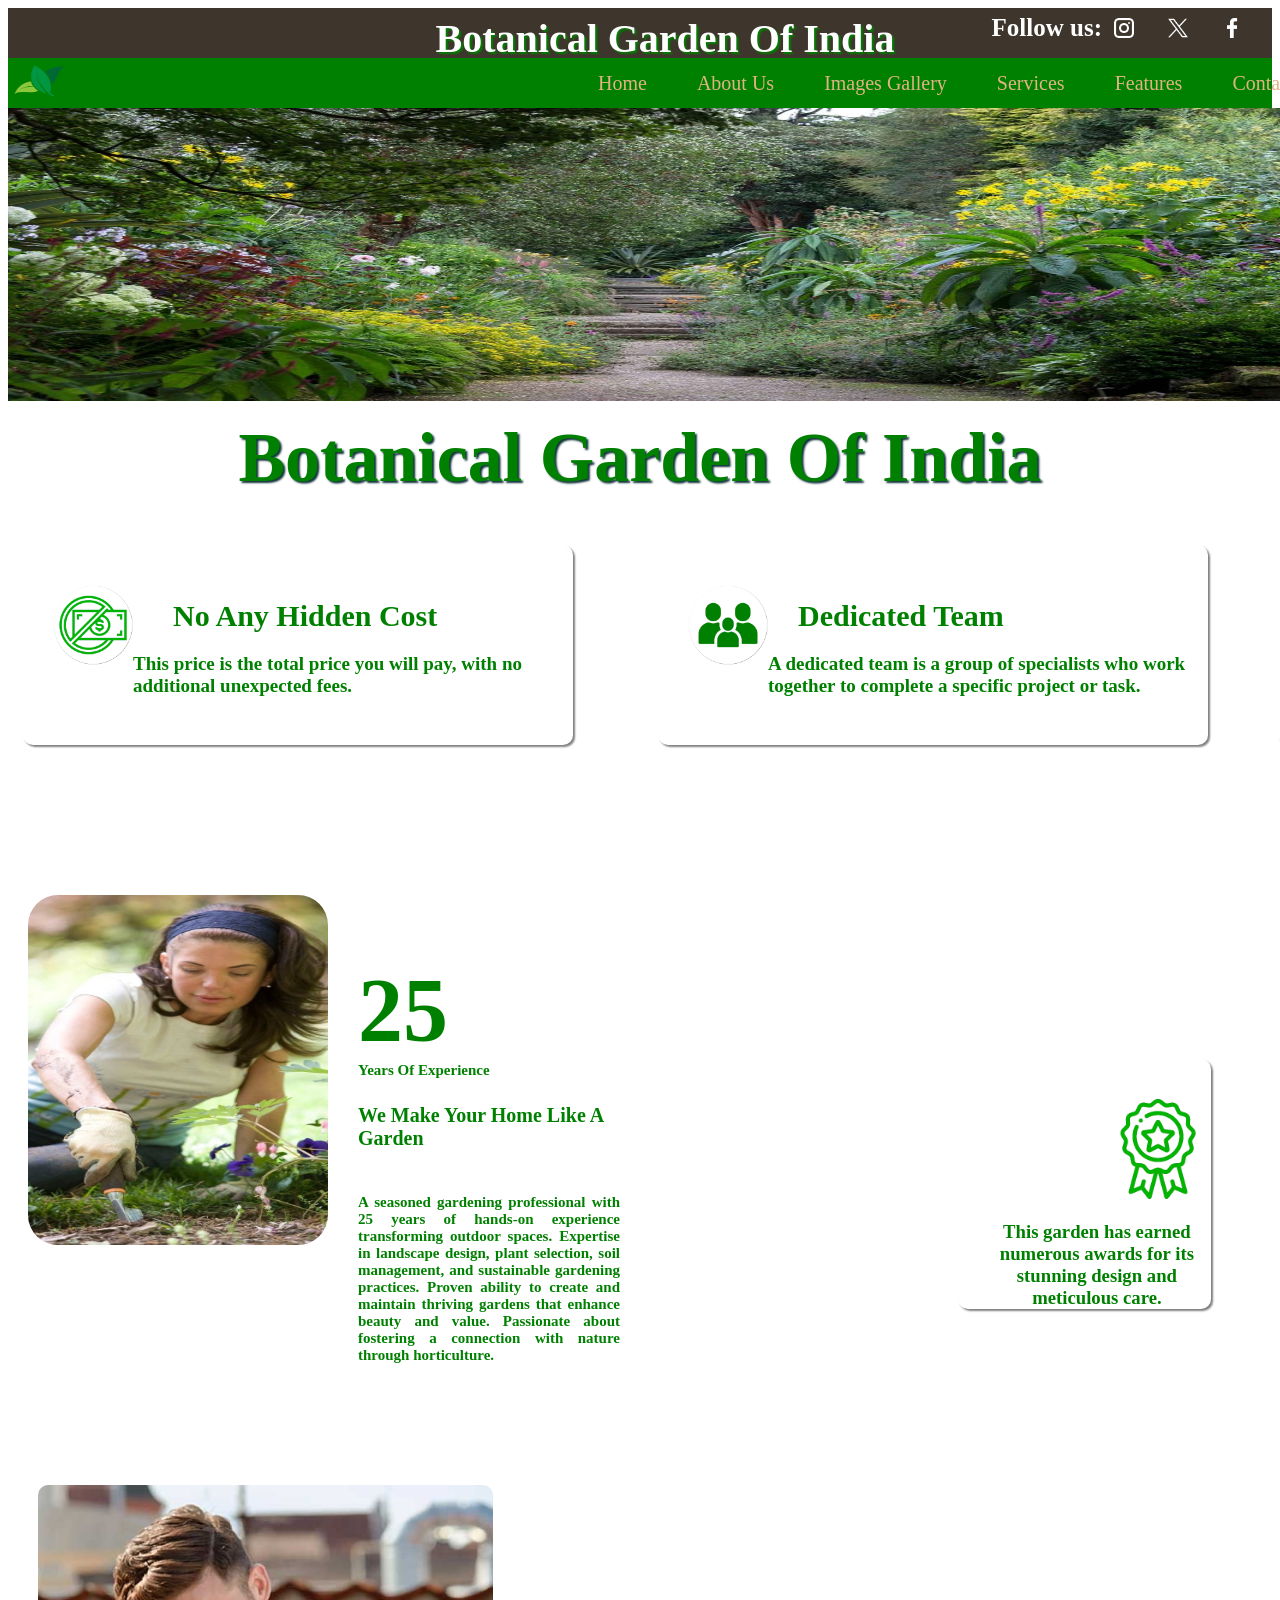
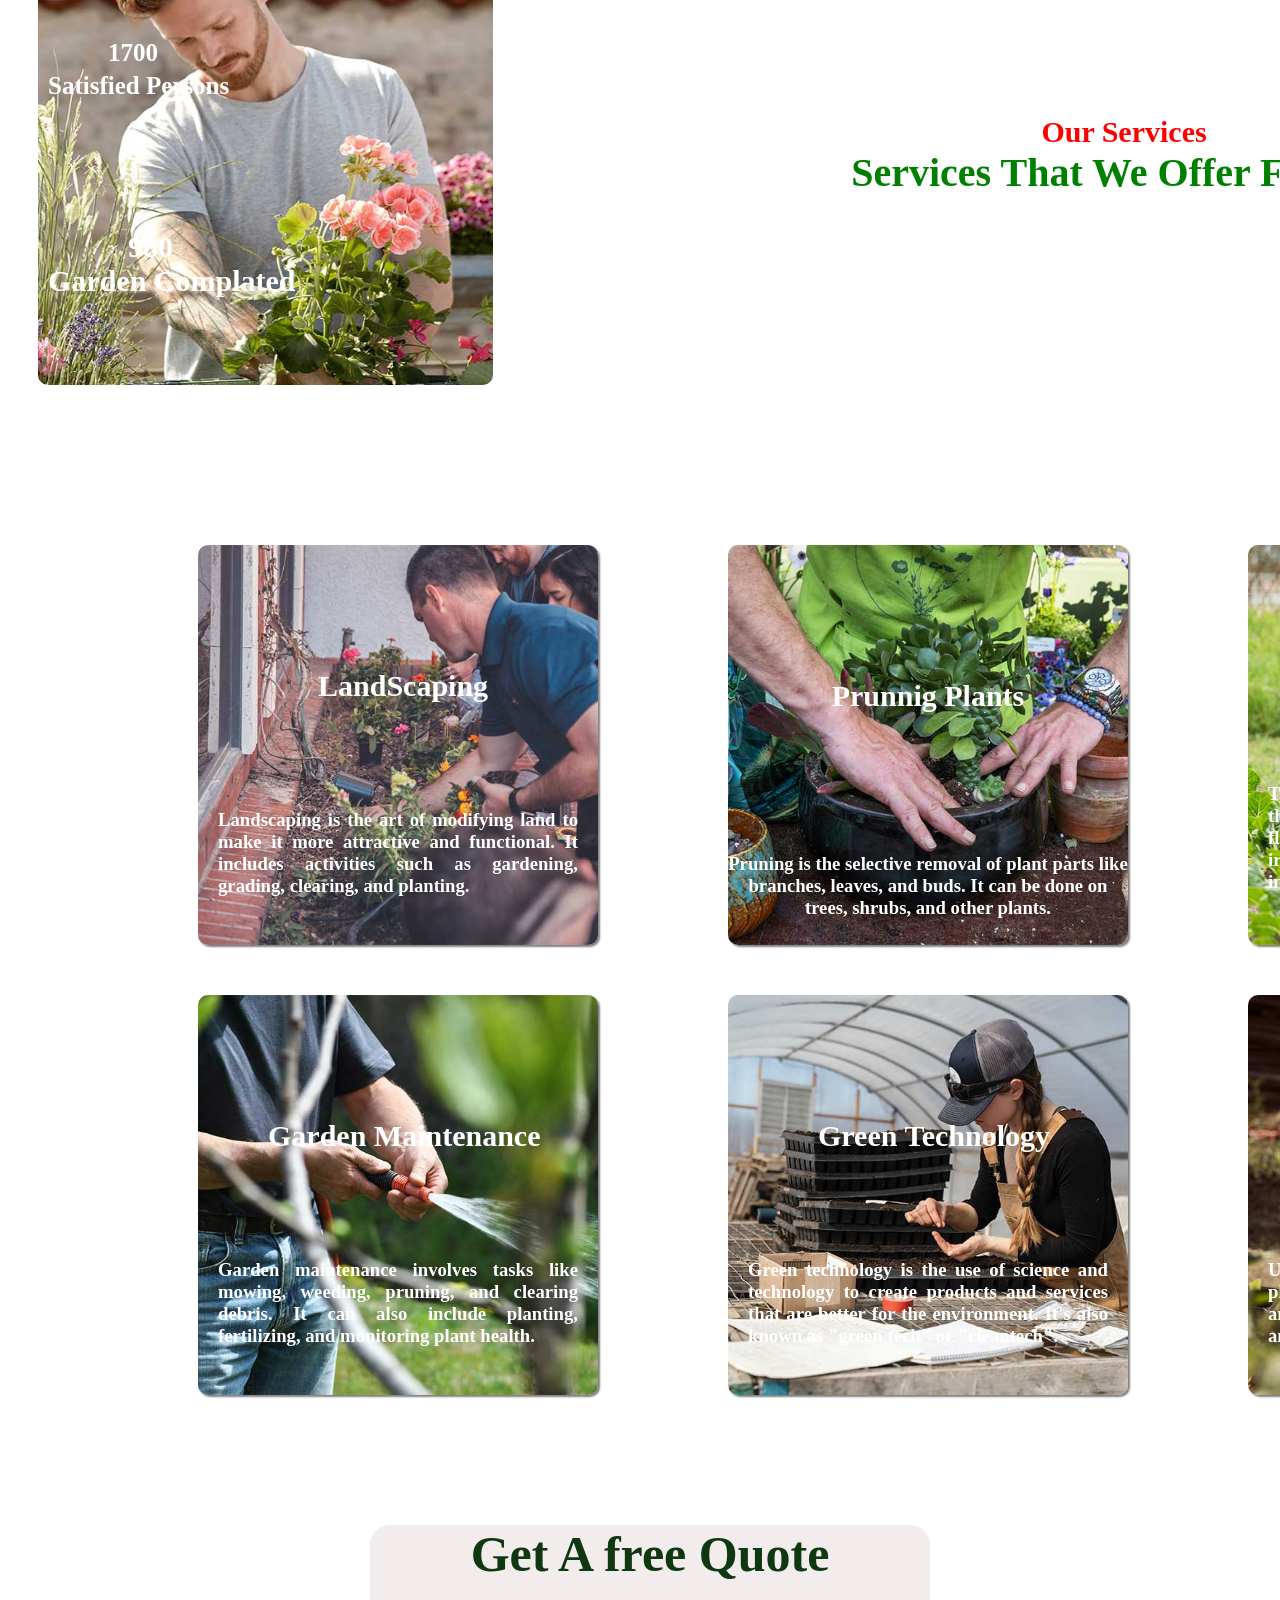
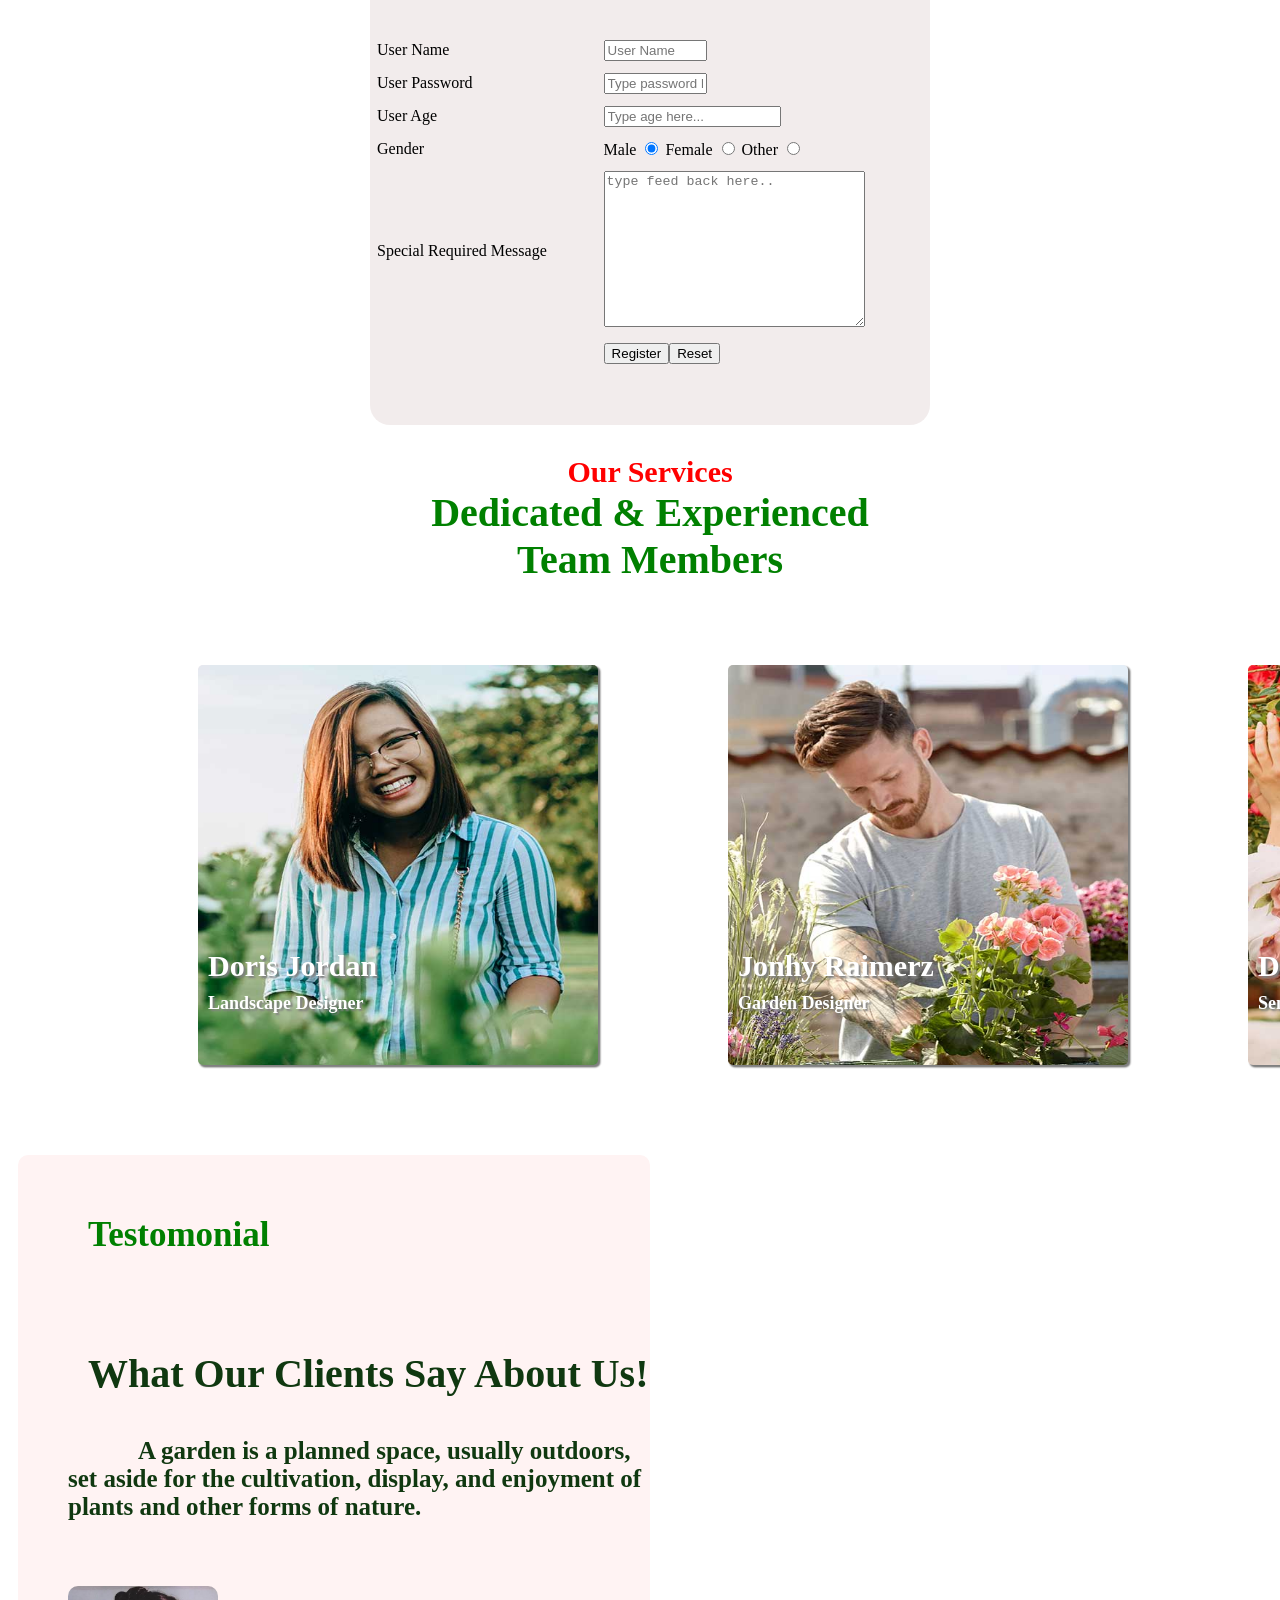
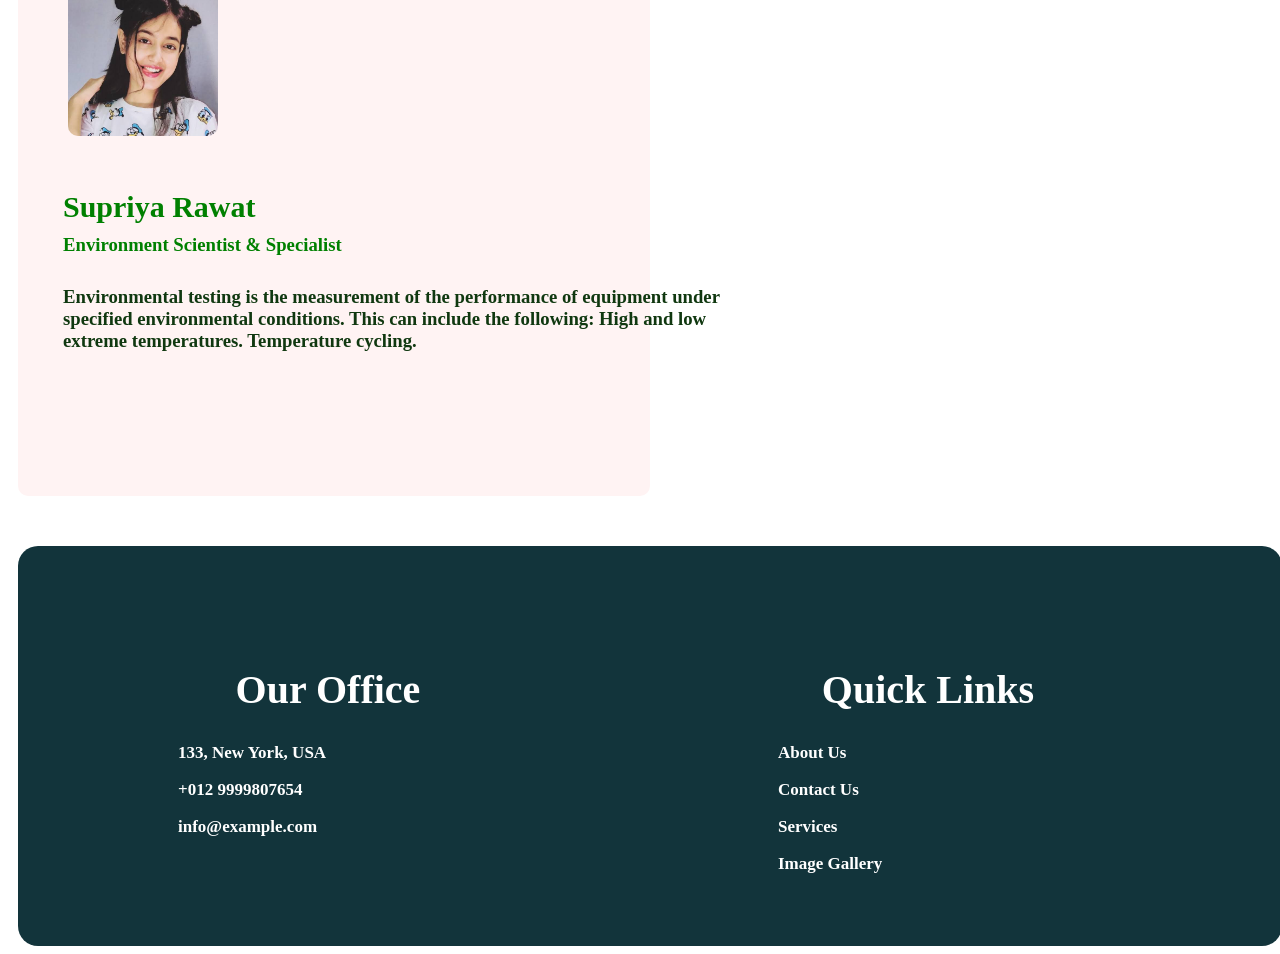
<file: index.html>
<!DOCTYPE html>
<html lang="en">
<head>
    <meta charset="UTF-8">
    <meta name="viewport" content="width=device-width, initial-scale=1.0">
    <title>Document</title>
    <link href="maina.css"  rel="stylesheet"  type="text/css">
</head>
<body onLoad="show()">
    
<body>
  <div id="contact">
    

          <a href="#top3"><img src="images/insta.png" class="picstyle">
          </a>  
          <a href="#top3"><img src="images/twitter.png" class="picstyle">
          </a>
          <a href="#top3"><img src="images/f.png"  class="picstyle">
          </a>
      <h3 id="fi">
        Follow us:
      </h3>

      <h3 id="b">
       Botanical Garden Of India
      </h3>

     
    </div>


    <div id="top">
        <img src="images/logo.png" id="a1">
        
        <ol>
            <li><a href="indexb.html">Home</a> </li>
            <li><a href="#exp">About Us</a></li>
            <li><a href="#b1">Images Gallery</a></li>
            <li><a href="#serv">Services</a></li>
            <li><a href="#b1">Features</a></li>
            <li><a href="#cont">Contact</a></li>

            </ol>
    </div>
    <div id="banner">
   
 <img src="images/aa.jpg" class="pic">
 <img src="images/aa2.jpg" class="pic">
 <img src="images/aa3.jpg" class="pic">

 </div>
 <h1 id="bot">
  Botanical Garden Of India
</h1>
 
            
   <div id="bbox">

    <div id="b1">
      <img src="images/money.png" id="money">
        <h1 id="no">No Any Hidden Cost</h1>
          <h1 id="no1">This price is the total price you will pay, with no additional unexpected fees.</h1>
     </div>

    <div id="b2">
      <img src="images/team.png" id="mem">
        <h1 id="noo">Dedicated Team</h1>
        <h1 id="no2">A dedicated team is a group of specialists who work together to complete a specific project or task.  </h1>
    </div>

    <div id="b3">
      <img src="images/time.png" id="twof">
        <h1 id="nooo">24*7 Service available</h1>
        <h1 id="no3">In commerce and industry, 24/7 or 24-7 service (usually pronounced "twenty-four seven") is service that is available at any time and usually, every day. </h1>
    </div>

    
  </div>
   

<div id="top3">
  <img src="images/girl.jpg" id="exp">
    <h1 id="twofive">25</h1>
      <h5 id="year">Years Of Experience</h5>
      <h5 id="we">We Make Your Home Like A Garden</h5>
      <h5 id="ex">A seasoned gardening professional with 25 years of hands-on experience transforming outdoor spaces. Expertise in landscape design, plant selection, soil management, and sustainable gardening practices. Proven ability to create and maintain thriving gardens that enhance beauty and value. Passionate about fostering a connection with nature through horticulture.</h5>
        <div id="award">
          <img src="images/win.png" id="awa">
          <h3 id="teamss">This garden has earned numerous awards for its stunning design and meticulous care.</h3>
        </div>

        <div id="dedi">
          <img src="images/team.png" id="te">
          <h3 id="teams">A dedicated team of professionals committed to achieving excellence.</h3>
        </div>
  </div>

  <div id="top4">
   
    <img src="images/team-2.jpg" id="a3">
    <h3 id="satis">1700</h3>
    <h3 id="person">Satisfied Persons</h3>

    <h3 id="garden">980</h3>
    <h3 id="complated"> Garden Complated</h3>

    <h3 id="dedicated">1784</h3>
    <h3 id="staff">DediCated Staff</h3>

    <h3 id="awar">1246</h3>
    <h3 id="achieve">Award Achieved</h3>


  </div>

  <div id="top5">
    <h3 id="serv">Our Services</h3>
    <h3 id="off">Services That We Offer For You</h3>

  </div>

<div id="work">

    <div id="lan">
    
      <img src="images/service-1.jpg" id="s1">
      <h3 id="land">LandScaping</h3>
      <h3 id="landing">Landscaping is the art of modifying land to make it more attractive and functional. It includes activities such as gardening, grading, clearing, and planting. </h3>

    </div>


    <div id="puring">
      <img src="images/service-2.jpg" id="s2">
      <h3 id="pru">Prunnig Plants</h3>
      <h3 id="pla">Pruning is the selective removal of plant parts like branches, leaves, and buds. It can be done on trees, shrubs, and other plants.  </h3>
    </div>


    <div id="irri">
      <img src="images/service-3.jpg" id="s3">
      <h3 id="irr">Irrigation & Drainage</h3>
      <h3 id="dra">The process of delivering water to crops through various methods like surface flooding, sprinkler systems, or drip irrigation, primarily to supplement rainfall in dry areas and promote plant growth.  </h3>

    </div>

    <div id="gar">
      <img src="images/service-4.jpg" id="s4">
      <h3 id="garr">Garden Maintenance</h3>
      <h3 id="main">Garden maintenance involves tasks like mowing, weeding, pruning, and clearing debris. It can also include planting, fertilizing, and monitoring plant health.  </h3>

    </div>


    <div id="green">
      <img src="images/service-5.jpg" id="s5">
      <h3 id="gree">Green Technology</h3>
      <h3 id="tec">Green technology is the use of science and technology to create products and services that are better for the environment. It's also known as "green tech" or "cleantech".  </h3>
  

    </div>



  <div id="urban">
    <img src="images/service-6.jpg" id="s6">
    <h3 id="ur">Urban Gardening</h3>
    <h3 id="ban">Urban gardening is the practice of growing plants in urban areas, such as cities, parks, and rooftops. It can also include raising animals.   </h3>

  </div>

</work>

<div id="top6">
    <h3 id="get">Get A free Quote</h3>
    <table border="0" cellpadding="5%">
 
      
      <form action="https://tataplay/user/get.php"Method="get">
      <tr>
      <td><label for="username">User Name</lable></td><td><input placeholder="User Name" id="username" type="text" pattern="[A-Za-z]" title="Enter name here"> </td>
      </tr>
      
      <tr>
      <td><label for="password">User Password</label></td><td><input Placeholder="Type password here..."
      id="password" type="password" required></td></tr>
      
      
      <tr>
      <td><label for="age"> User Age</lable></td><td><input Placeholder="Type age here..."id="age" "type="Number" max="30" Min="15"> </td>
      </tr>
      
      
      
      
      
      <tr>
      <td><labelfor="gender">Gender</lable></td>
      <td name="gender">
      Male <input type="radio" value="Male" name="gender" Checked>
      
      Female <input type="radio" value="Female" name="gender">
      
      Other <input type="radio" value="other" name="gender">
      </td>
      </tr>
      
      
      
      
      
          
      
      
      
      
      
      
      <tr>
          <td><label for="message">Special Required Message</label></td>
          <td><textarea placeholder="type feed back here.." rows="10" cols="30"></textarea></td>
          </tr>
      
      <tr>
      <td></td><td><input type="submit" value="Register"><input type="reset"></td>
      </tr>
      </div>
      </form>
      </table>
</div>


<div id="top7">
  <h3 id="serv">Our Services</h3>
  <h3 id="off">Dedicated & Experienced </br>Team Members</h3>

</div>

<div id="t">
   
  <img src="images/team-1.jpg" id="t1">

    <h3 id="do">Doris Jordan</h3>
    <h3 id="jo">Landscape Designer </h3>
 
  </div>


<div id="tt">
  <img src="images/team-2.jpg" id="t2">
  <h3 id="jon">Jonhy Raimerz</h3>
  <h3 id="rai">Garden Designer</h3>

</div>


<div id="ttt">
  <img src="images/team-3.jpg" id="t3">

  <h3 id="di">Diana Wagner</h3>
  <h3 id="se">Senior Gardener</h3>

  </div>


  <div id="test">


    <div id="what">
      <h3 id="tes">Testomonial</h3>
      <h3 id="clients">What Our Clients Say About Us!</h3>
      <h3 id="clientsdesc">A garden is a planned space, usually outdoors, set aside for the cultivation, display, and enjoyment of plants and other forms of nature.</h3>

      </div>


    <div id="clientname">
      <img src="images/testimonial-1.jpg" id="girl"> 
      <h3 id="sup">Supriya Rawat</h3>
      <h3 id="pro">Environment Scientist & Specialist</h3>

          <h3 id="entest">Environmental testing is the measurement of the performance of equipment under specified environmental conditions. This can include the following: High and low extreme temperatures. Temperature cycling.</h3>

        </div>

  </div>


  <div id="intro">


    <div id="cont">
      <h3 id="our">Our Office</h3>
      


      <h3 id="office">133, New York, USA</h3>
      <h3 id="call">+012 9999807654</h3>
      <h3 id="mail">info@example.com</h3>

    </div>

    <div id="adress">
      <h3 id="our">Quick Links</h3>
      


      <a href="#"> <h3 id="office">About Us</h3></a>
      <a href="#"> <h3 id="call">Contact Us</h3></a>
      <a href="#"> <h3 id="mail">Services</h3></a>
      <a href="#"><h3 id="call">Image Gallery</h3></a>


    </div>


    <div id="service">
      <h3 id="our">Services</h3>
      


      <h3 id="office">LandScaping </h3>
      <h3 id="call">Pruning Plants</h3>
      <h3 id="mail">Urban Gardening</h3>
      <h3 id="office">Garden Maintenance</h3>


    </div>


    <div id="tet">
    </div>
        
  </div>




</body>
</html>
</file>
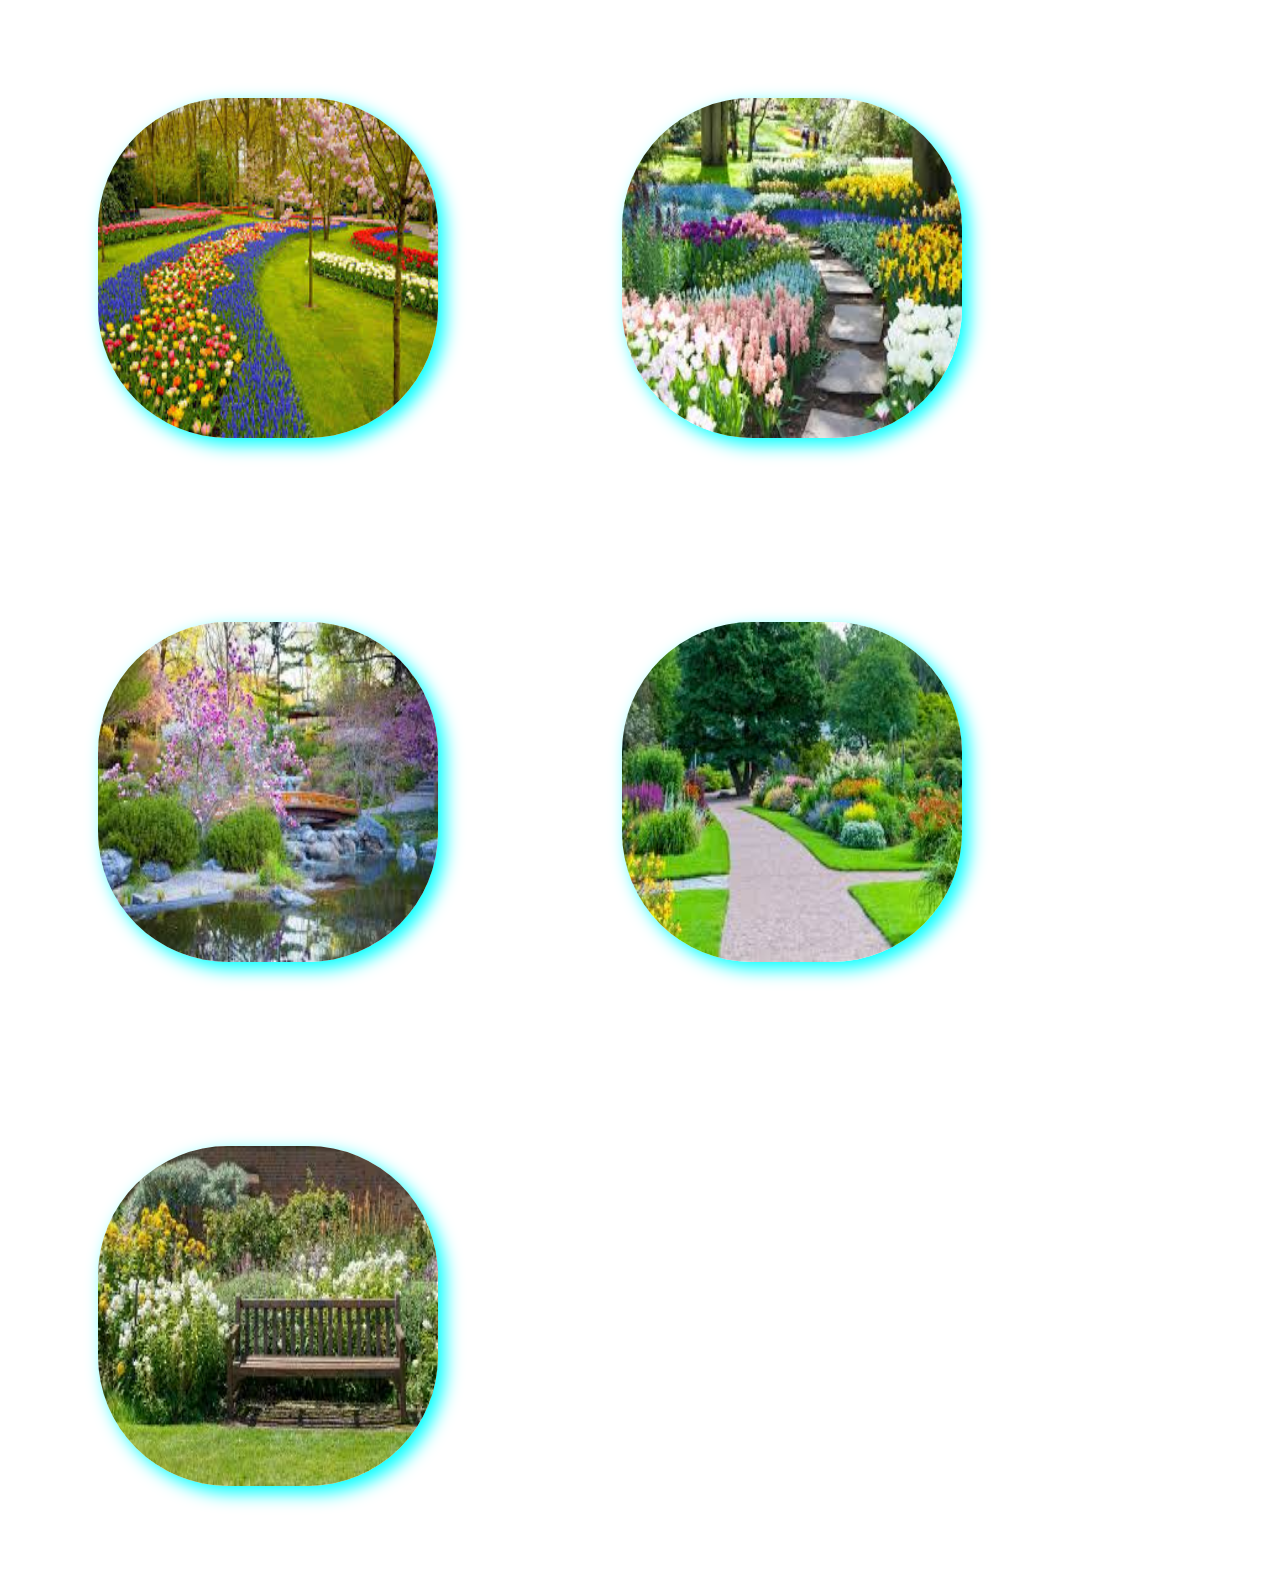
<file: image.html>
<!DOCTYPE html>
<html lang="en">
<head>
    <meta charset="UTF-8">
    <meta name="viewport" content="width=device-width, initial-scale=1.0">
    <title>Image Gallery</title>
    <link href="maini.css"  rel="stylesheet"  type="text/css">

</head>
<body>
    <img src="images/p1.jpg"class="picstyle" alt="2" title="hill stations">
<img src="images/p2.jpg"class="picstyle" alt="2" title="wild places">
<img src="images/p3.jpg"class="picstyle" alt="2" title="water falls">
<img src="images/p4.jpg"class="picstyle" alt="2" title="hill stations">
<img src="images/p5.jpg"class="picstyle" alt="2" title="sun risings">  
<title="click to zoom ">
</body>
</html>
</file>
<file: maina.css>
@keyframes runbanner
{
10%{left:0%;}

20%{left:-19%;}
30%{left:-19%;}

40%{left:-38%;}
50%{left:-38%;}

60%{left:-57%;}
70%{left:-57%;}

80%{left:-76%;}
90%{left:-76%;}
}



body{

}


a:link{color:#e1b382;text-decoration:none}
a:visited{color:white}
a:hover{color:#e1b382}
a:active{background:white}









/*Extra small devices(phones,600px and down)*/

@media only screen and (max-width:600px)
{
body{backgound:red;}
#contact{
  background:#3e352c;width: 100%;height:50px;margin-top:- 60px;text-align:right;
}
  .picstyle{
    width: 13px;margin-top:10px;
  }

    #fi{
      color:white;font-size:15px;text-align:center;margin-top:-19px;margin-left:260px;
    }

    #b{
        color:white; text-align:center;margin-top:-39px;font-size: 25px;text-shadow:2px 2px 2px  green;margin-left:-110px;
    }


  
    
 


ol{width:20%;list-style:none;text-align:right;margin-top:-40px;display: flex;font-size:14px;margin-left: 20px;}

ol li{display:inline-block;text-align:right;paddng:-21px;margin-right: 20px;box-radius:10px;}


#top{
    background:green;height: 50px;width: 100%;scroll-behavior: auto;
}

#a1{
    width:50px;height:50px;border-radius: 10px;
}




  #banner
  {
backgrond: red;width: 600%;height:400px;overflow:hidden;
  }


        .pic 
        {
      width:100%;
      height:300px;
      left: 18px;
      position:absolute;
      overflow: hidden;;
      margin-top:-7px;
      margin-left:-10px;
      animation:runbanner 15s infinite;
        }
  

#bot{
    color:green;text-align: center;font-size:50px;text-shadow: 2px 2px 2px #12343b;margin-top:-90px;
  }

#bbox{
  backgound: white;width: 100%;height:px;flex-direction:row;margin: auto;
}
  #b1{
    backgrund:red;width:100%;height:200px;margin-bottom:-100px;margin-left:15px;box-shadow: 2px 2px 2px gray;flex-direction: row;border-raius: 10px;
  }


  #money{
    width: 50px;margin-left:30px;margin-top: 40px;
  }


        #no{
        color:green;font-size: 30px;text-align:right;;margin-top:-50px;margin-right: 40px;
      }


              #no1{
                color:green;font-size: 15px;margin-left:70px;text-align: justi;marg
              }


      

  #b2{
    background:white;width:100%;height:200px;margin-bottom:0px;margin-top:103px;margin-left:15px;box-shadow: 2px 2px 2px gray;flex-direction: row;border-raius: 10px;
  }
        #noo{
          color:green;font-size: 30px;text-align:right;margin-top:-50px;margin-right:100px;
        }


        #mem{
          width: 50px;margin-left:30px;margin-top: 40px;
        }

            #no2{
              color:green;font-size: 15px;text-align: centr;text-align: justfy;margin-left: 70px;margin-right: 0px;
            }



  #b3{
    background:white;width:100%;height:200px;margin-top:3px;margin-left:15px;box-shadow: 2px 2px 2px gray;border-raius:10px;
  }
        #nooo{
          color:green;font-size: 30px;text-align: ceter;text-align: right;margin-right:30px;margin-top:-40px;
        }


        #twof{
          width: 50px;margin-left:30px;margin-top: 30px;
        }
            #no3{
              color:green;font-size: 15px;text-align: cener;text-align: jstify;margin-left: 60px;
            }


#top3{
      backgrund:white;width:400px;height:900px;margin-left:20px;margin:auto;margin-top: 30px;
      }


      #a3{
        width: 400px;height: 500px;
      }
         #exp{
            width:400px;height:400px;margin-top:0px;border-radius:30px;margin-left:0px;
            }

              #twofive{
                color:green;font-size: 90px;margin-left: 50px;margin-top:30px;
              }

                  #year{
                    color:green;font-size: 15px;text-align: center;text-align: justify;margin-left: 150px;margin-top:-100px;
                  }


                  #we{
                    color:green;font-size:20px;margin-left:50px;margin-top:-0px;
                  }
  
                      #award{
                        backgrond: black;width:100%;height:250px;margin-left:00px;margin-top:150px;border-radius: 10px;box-shadow: 2px 2px 2px gray;margin: auto;
                      }

                      #dedi{
                        backgrond: black;width:100%;height: 300px;margin-left:00px;margin-top:20px;border-radius: 10px;box-shadow: 2px 2px 2px gray;margin: auto;
                      }


                      #ex{
                        color:green;font-size: 15px;text-align:;text-align: justify;margin-left:30px;margin-top:-10px;padding: 20px;
                      }

                          #awa{
                            width: 100px;margin-left:130px;margin-top: 40px;
                          }

                          #te{
                            width: 100px;margin-left:130px;margin-top: 40px;
                          }
                              #teams{
                                color:green;fnt-size: 10px;
                              }
                              #teamss{
                                color:green;fnt-size: 10px;
                              }


#top4{
  background:white;height:auto;width:100%;margin-left: 0px;border-radius:10px;text-align: center;margin: auto;margin-top: 490px;
}


#a3{
  border-radius:10px ;
}

    #awar{
      color:white;font-size: 30px;text-align: rht;margin-right:0px;margin-top:px;
    }


    #achieve{
      color:white;font-size: 30px;text-align: rit;margin-right:px;margin-top:0px;
      }
      
      #dedicated{
        color:white;font-size: 50px;text-align: rht;margin-right:0px;margin-top:px;

      }


      #staff{
        color:white;font-size: 30px;text-align: rigt;margin-right:px;margin-top: -30px;

      }


      #garden{
        color:white;font-size: 30px;text-align:cener;margin-left:px;margin-top:50px;

      }


      #complated{
        color:white;font-size: 30px;text-align: ;margin-right:px;margin-top: -30px;

      }


      #satis{
        color:white;font-size: 30px;text-align:eft;margin-lft:230px;margin-top: -500px;

      }


      #person{
        color:white;font-size: 30px;text-align:ceter;margin-left:10px;margin-top: -30px;

      }



  #top5{
    backgrond:green;height: 200px;margin-top: 90px;
  }


        #serv{
          color: green;font-size: 30px;text-align: center;
        }


        #off{
          color:green;font-size: 40px;text-align: center;margin-top:-30px;text-shdow: 2px 2px 2px green;
        }
#work{
  backgrond: black;width:400px;height: auto;margin-left:10px;flex-direction:column;margin: auto;
}



  #lan{
    backgound:rgb(255, 243, 243);width:400px;height:400px;margn-left:px;box-shadow: 2px 2px 2px gray;border-radius:10px;margin-top:30px;
  }



    #s1{
      width:400px;height: 400px;border-radius:10px;cursor:pointer;
            transition:(2)s ease-out;opacity:100%;margin-left: 0px;
      
    }

    #s1:hover{
      transform:scale(1.1);
      opacity: 60%;
    }

    #s2{
      width:400px;height: 400px;border-radius: 10px;cursor:pointer;
             transition:(2)s ease-out;opacity:100%;margin-left:0px;
      
    }

        #s2:hover{
          transform:scale(1.1);
          opacity: 60%;
        }

        #s3{
          width:400px;height: 400px;border-radius: 10px;cursor:pointer;
                 transition:(2)s ease-out;opacity:100%;
          
        }
  
            #s3:hover{
              transform:scale(1.1);
              opacity: 60%;
            }

            #s4{
              width:400px;height: 400px;border-radius: 10px;cursor:pointer;
                     transition:(2)s ease-out;opacity:100%;
              
            }
      
                #s4:hover{
                  transform:scale(1.1);
                  opacity: 60%;
                }

                #s5{
                  width:400px;height: 400px;border-radius: 10px;cursor:pointer;
                         transition:(2)s ease-out;opacity:100%;
                  
                }
          
                    #s5:hover{
                      transform:scale(1.1);
                      opacity: 60%;
                    }
          

                    #s6{
                      width:400px;height: 400px;border-radius: 10px;cursor:pointer;
                             transition:(2)s ease-out;opacity:100%;
                      
                    }
              
                        #s6:hover{
                          transform:scale(1.1);
                          opacity: 60%;
                        }
              


                        #land{
                          color:white;font-size:30px;margin-top:-280px;position:absolute;margin-left: 120px;text-align: center;
                        }
                      
              
                        #landing{
                          color:white;font-family:Gill Sans;margin-top:-160px;padding: 20px;text-align: justify;position:relative;
                        }
              
              
              
                        #pru{
                          color:white;font-size:30px;margin-top:-270px;margin-left: 0px;text-align: center;
                        }
                      
              
                        #pla{
                          color:white;font-family:Gill Sans;margin-top:140px;text-align: center;
                        }
              
              
              
              
                        #irr{
                          color:white;font-size:30px;margin-top:-280px;margin-left: px;text-align: center;
                        }
                      
              
                        #dra{
                          color:white;font-family:Gill Sans;margin-top:60px;padding: 20px;text-align: justify;
                        }
              
                        #main{
                          color:white;font-family:Gill Sans;margin-top:-160px;padding: 20px;text-align: justify;position:relative;
                        }
              
                        #garr{
                          color:white;font-size:30px;margin-top:-280px;position:absolute;margin-left: 70px;text-align: center;
                        }
                      
              
              
                        #gree{
                          color:white;font-size:30px;margin-top:-280px;position:absolute;margin-left: 90px;text-align: center;
                        }
                      
              
                        #tec{
                          color:white;font-family:Gill Sans;margin-top:-160px;padding: 20px;text-align: justify;position:relative;
                        }
              
              
                      
                        #ur{
                          color:white;font-size:30px;margin-top:-280px;position:absolute;margin-left: 90px;text-align: center;
                        }
                      
              
                        #ban{
                          color:white;font-family:Gill Sans;margin-top:-160px;padding: 20px;text-align: justify;position:relative;
                        }
          
                        

                        
          #puring{
            background:rgb(255, 243, 243);width:400px;height:400px;margin-left:0px;margin-top:10px;box-shadow: 2px 2px 2px gray;border-radius:10px;
          }
    
      #irri{
        background:rgb(255, 243, 243);width:400px;height:400px;margin-left:px;margin-top:10px;box-shadow: 2px 2px 2px gray;border-radius:10px;
      }

      #gar{
        background:rgb(255, 243, 243);width:400px;height:400px;margin-left:0px;margin-top:10px;box-shadow: 2px 2px 2px gray;border-radius:10px;
      }

      #green{
        background:rgb(255, 243, 243);width:400px;height:400px;margin-left:0px;margin-top:10px;box-shadow: 5px 5px 5px gray;border-radius: 10px;
      }

      #urban{
        background:rgb(255, 243, 243);width:400px;height:400px;margin-left:0px;margin-top:10px;box-shadow: 2px 2px 2px gray;border-radius: 10px;
      }



#top{
      background: red;width: 100%;height: 1000px;
}
  
      
     


      
          

#top6{
  background:rgba(240, 233, 233, 0.829);width:400px;height:500px;margin: auto;margin-top:130px;border-radius: 20px;
}
      #get{
        color:rgb(16, 56, 16);text-align: center;font-size: 50px;
      }

      table
      {
      width:100%;
      }
      td{width:30%;}
      input[type=text]{width:30%;}
      input[type=password]{width:30%;}
      #password{
        
      }



      #t1{
        background:rgb(255, 243, 243);width:400px;height:400px;margin-left:0px;box-shadow: 2px 2px 2px gray;border-radius:10px;
      }


      #dor{
           color:white;font-size:30px;margin-top:-120px;margin-left: 10px;text-shadow: 2px 2px 2px gray;
      }

          #jor{
            color:white;font-size:18px;margin-top:-20px;margin-left: 10px;text-shadow: 2px 2px 2px gray;

          }

      #t2{
        background:rgb(255, 243, 243);width:400px;height:400px;margin-left:0px;margin-top:-00px;box-shadow: 2px 2px 2px gray;border-radius:10px;
      }


      #jon{
        color:white;font-size:30px;margin-top:-120px;margin-left: 10px;text-shadow: 2px 2px 2px gray;
   }

       #rai{
         color:white;font-size:18px;margin-top:-20px;margin-left: 10px;text-shadow: 2px 2px 2px gray;

       }

      #t3{
        background:rgb(255, 243, 243);width:400px;height:400px;margin-left:px;margin-top:-00px;box-shadow: 2px 2px 2px gray;border-radius:10px;
      }

      #di{
        color:white;font-size:30px;margin-top:-120px;margin-left: 10px;text-shadow: 2px 2px 2px gray;
   }

       #se{
         color:white;font-size:18px;margin-top:-20px;margin-left: 10px;text-shadow: 2px 2px 2px gray;

       }

#test{
  background: rgb(255, 243, 243);width:400px;border-radius:  10px 20px;margin-top:90px;
}


#what{
  backgrund: red;width:400px;height: 800px;
}

#tes{
  color: green;margin-left:70px;padding-top: 60px;font-size: 22px;
}

#clients{
  color:rgb(16, 56, 16);margin-left:70px;padding-bottom:-10px;font-size: 30px;
}

#clientsdesc{
  color:rgb(16, 56, 16);margin-left:50px;padding-bottom:-10px;font-size: 30px;font-family:'Gill Sans', 'Gill Sans MT', Calibri, 'Trebuchet MS', sans-serif ;
}



#clientname{
  backgrund: red;width:400px;height:600px;margin-left:0px;margin-top:-250px;
}

  #girl{
    width:150px;height: 150px;border-radius: 10px;margin-left:50px;margin-top:90px;
  }

  #sup{
    color: green;margin-left:45px;font-size: 30px;margin-top: 50px;
  }

  #pro{
    color: green;margin-left:45px;font-sze: 30px;margin-top:-20px;
  }

  #entest{
    color: rgb(16, 56, 16);margin-left:45px;font-sze: 30px;margin-top:30px;margin-right:10px;
  }



  #intro{
    background:#12343b;height:auto;width: 400px;
  }

  #cont{
    backgroud: red;width: 400px;height: 400px;
  }
      #our{
        color: white;font-size: 40px;margin-left:0px;margin-top:50px;padding: 130px;
      }


      #call{
        color: white;font-size: 17px;margin-top:-0px;margin-left: 160px;
      }


      #mail{
        color: white;font-size: 17px;margin-top:-0px;margin-left: 160px;
      }


      


      #office{
        color: white;pading:130px;font-size: 17px;margin-top:-130px;margin-left: 160px;
      }

  
  #adress{
    backgrond:green;width: 400px;height: 400px;margin-left:0px;margin-top:-50px;
  }

  
  #service{
    backgrond:yellow;width: 400px;height: 400px;margin-top:-50px;
  }

}


/* Small devices (portrait tablets and large phones,600px and up)*/

@media only screen and (min-width:600px)
{
body{backgrund:yellow;}
#contact{
  background:#3e352c;width: 100%;height:50px;margin-top:- 60px;text-align:right;
}
  .picstyle{
    width:15px;margin-top:10px;margin-right: 5px;
  }

    #fi{
      color:white;font-size:20px;text-align:center;margin-top:-22px;margin-left:360px;
    }

    #b{
        color:white; text-align:left;margin-top:-39px;font-size: 25px;margin-left:70px;text-shadow:2px 2px 2px  green;
    }


  
    
 


ol{width:50%;list-style:none;text-align:center;margin-top:-50px;display: flex;font-size:18px;margin-left: 80px;}

ol li{display:inline-block;text-align:right;paddng:-21px;margin-right: 20px;box-radius:10px;}


#top{
    background:green;height: 50px;width: 100%;scroll-behavior: auto;
}

#a1{
    width:50px;height:50px;border-radius: 10px;
}




  #banner
  {
backgrond: red;width: 600%;height:400px;overflow:hidden;
  }


        .pic 
        {
      width:19%;
      height:300px;
      position:relative;
      margin-top:-7px;
      margin-left:-10px;
      animation:runbanner 15s infinite;
        }
  

#bot{
    color:green;text-align: center;font-size:50px;text-shadow: 2px 2px 2px #12343b;margin-top:-90px;
  }

#bbox{
  backgrund: white;width: 100%;height:300px;flex-direction:row;
}
  #b1{
    background:white;width:100%;height:200px;margin-bottom:-100px;margin-left:px;box-shadow: 2px 2px 2px gray;flex-direction: row;border-raius: 10px;
  }


  #money{
    width: 70px;margin-left:30px;margin-top: 40px;
  }


        #no{
        color:green;font-size: 30px;text-align:rght;;margin-top:-60px;margin-rigt: 20px;margin-left: 130px;
      }


              #no1{
                color:green;font-size: 15px;margin-left:110px;
              }


      

  #b2{
    background:white;width:100%;height:200px;margin-bottom:-100px;margin-top:102px;margin-left:px;box-shadow: 2px 2px 2px gray;flex-direction: row;border-raius: 10px;
  }
        #noo{
          color:green;font-size: 30px;margin-top:-50px;margin-left: 130px;
        }


        #mem{
          width: 70px;margin-left:30px;margin-top: 40px;
        }

            #no2{
              color:green;font-size: 15px;margin-left: 70px;margin-left: 110px;
            }



  #b3{
    background:white;width:100%;height:200px;margin-top:102px;margin-left:px;box-shadow: 2px 2px 2px gray;border-raius:10px;
  }
        #nooo{
          font-size: 30px;margin-top:-50px;margin-left: 110px;color: green;
        }


        #twof{
          width: 70px;margin-left:20px;margin-top:40px;
        }
            #no3{
              font-size: 15px;margin-left:110px;color: green;margin-top:-10px;
            }


#top3{
      width:100%;height:auto;margin-top:350px;backgound: red;
      }


      
         #exp{
            width:400px;height:400px;margin-top:-0px;border-radius:30px;margin-left: 0px;
            }

              #twofive{
                color:green;font-size: 90px;margin-left:420px;margin-top:-360px;
              }

                  #year{
                    color:green;font-size: 15px;margin-left:420px;margin-top:-60px;
                  }


                  #we{
                    color:green;font-size:20px;margin-left:430px;margin-top:-0px;
                  }
  
                      #award{
                        backgrond: black;width:330px;height:300px;margin-left:00px;margin-top:140px;border-radius: 10px;box-shadow: 2px 2px 2px gray;
                      }

                      #dedi{
                        backgrund: black;width: 330px;height: 300px;margin-left:410px;margin-top:-300px;border-radius: 10px;box-shadow: 2px 2px 2px gray;
                      }


                      #ex{
                        color:green;font-size: 15px;text-align: justify;margin-left:400px;margin-top:-10px;padding: 20px;
                      }

                          #awa{
                            width: 100px;margin-left:125px;margin-top: 40px;
                          }

                          #te{
                            width: 100px;margin-left:125px;margin-top: 40px;
                          }
                              #teams{
                                color:green;fnt-size: 10px;margin-left: 25px  ;
                              }
                              #teamss{
                                color:green;fnt-size: 10px;margin-left: 25px;
                              }


#top4{
  background:white;height:500px;width: 560px;margin-left: 30px;border-radius:10px;margin: auto;margin-top:90px;
}

#a3{
  width: 560px;height:500px;border-radius: 10px;
}

    #awar{
      color:white;font-size: 30px;margin-top:93px;text-align: right;margin-right: 50px;
    }


    #achieve{
      color:white;font-size: 30px;margin-top:0px;text-align: right;margin-right: 10px;
      }
      
      #dedicated{
        color:white;font-size: 30px;margin-top:-290px;text-align: right;margin-right: 50px;

      }


      #staff{
        color:white;font-size: 30px;margin-right:px;margin-top: -30px;text-align: right;margin-right: 10px;

      }


      #garden{
        color:white;font-size: 30px;text-align:cener;margin-left:50px;margin-top:130px;

      }


      #complated{
        color:white;font-size: 30px;text-align: ;margin-left:10px;margin-top: -30px;

      }


      #satis{
        color:white;font-size: 25px;margin-top: -350px;margin-left: 50px;

      }


      #person{
        color:white;font-size: 25px;text-align:ceter;margin-left:10px;margin-top: -20px;

      }



  #top5{
    backgrund:green;height:100px;margin-top:50px;
  }


        #serv{
          color:green;font-size: 30px;text-align: center;
        }


        #off{
          color:green;font-size: 40px;text-align: center;margin-top:-30px;text-shdow: 2px 2px 2px green;
        }
#work{
  backgrund: black;width:560px;height: auto;margin-left:10px;flex-direction:column;margin: auto;
}



  #lan{
    backgound:rgb(255, 243, 243);width:400px;height:400px;margin-left:80px;box-shadow: 2px 2px 2px gray;border-radius:5px;margin-top:30px;
  }



    #s1{
      width:400px;height: 400px;border-radius: 0px;cursor:pointer;
            transition:(2)s ease-out;opacity:100%;margin-left: 0px;border-radius: 5px;
      
    }

    #s1:hover{
      transform:scale(1.1);
      opacity: 60%;
      border-radius: 5px;
    }

    #s2{
      width:400px;height: 400px;border-rdius: 10px;cursor:pointer;
             transition:(2)s ease-out;opacity:100%;margin-left:0px;border-radius: 5px;
      
    }

        #s2:hover{
          transform:scale(1.1);
          opacity: 60%;
          border-radius: 5px;
        }

        #s3{
          width:400px;height: 400px;border-radis: 10px;cursor:pointer;
                 transition:(2)s ease-out;opacity:100%;border-radius: 5px;
          
        }
  
            #s3:hover{
              transform:scale(1.1);
              opacity: 60%;
              border-radius: 5px;
            }

            #s4{
              width:400px;height: 400px;border-radus: 10px;cursor:pointer;
                     transition:(2)s ease-out;opacity:100%;border-radius:5px;
              
            }
      
                #s4:hover{
                  transform:scale(1.1);
                  opacity: 60%;
                  border-radius: 5px;
                }

                #s5{
                  width:400px;height: 400px;border-raius: 10px;cursor:pointer;
                         transition:(2)s ease-out;opacity:100%;border-radius: 5px;
                  
                }
          
                    #s5:hover{
                      transform:scale(1.1);
                      opacity: 60%;
                      border-radius: 5px;
                    }
          

                    #s6{
                      width:400px;height: 400px;border-raius: 10px;cursor:pointer;
                             transition:(2)s ease-out;opacity:100%;border-radius: 5px;
                      
                    }
              
                        #s6:hover{
                          transform:scale(1.1);
                          opacity: 60%;
                          border-radius: 5px;
                        }
              


                        #land{
                          color:white;font-size:30px;margin-top:-280px;position:absolute;margin-left: 120px;text-align: center;
                        }
                      
              
                        #landing{
                          color:white;font-family:Gill Sans;margin-top:-160px;padding: 20px;text-align: justify;position:relative;
                        }
              
              
              
                        #pru{
                          color:white;font-size:30px;margin-top:-270px;margin-left: 0px;text-align: center;
                        }
                      
              
                        #pla{
                          color:white;font-family:Gill Sans;margin-top:140px;text-align: center;
                        }
              
              
              
              
                        #irr{
                          color:white;font-size:30px;margin-top:-280px;margin-left: px;text-align: center;
                        }
                      
              
                        #dra{
                          color:white;font-family:Gill Sans;margin-top:60px;padding: 20px;text-align: justify;
                        }
              
                        #main{
                          color:white;font-family:Gill Sans;margin-top:-160px;padding: 20px;text-align: justify;position:relative;
                        }
              
                        #garr{
                          color:white;font-size:30px;margin-top:-280px;position:absolute;margin-left: 70px;text-align: center;
                        }
                      
              
              
                        #gree{
                          color:white;font-size:30px;margin-top:-280px;position:absolute;margin-left: 90px;text-align: center;
                        }
                      
              
                        #tec{
                          color:white;font-family:Gill Sans;margin-top:-160px;padding: 20px;text-align: justify;position:relative;
                        }
              
              
                      
                        #ur{
                          color:white;font-size:30px;margin-top:-280px;position:absolute;margin-left: 90px;text-align: center;
                        }
                      
              
                        #ban{
                          color:white;font-family:Gill Sans;margin-top:-160px;padding: 20px;text-align: justify;position:relative;
                        }
          
                        

                        
          #puring{
            background:rgb(255, 243, 243);width:400px;height:400px;margin-left:80px;margin-top:10px;box-shadow: 2px 2px 2px gray;border-radius:5px;
          }
    
      #irri{
        background:rgb(255, 243, 243);width:400px;height:400px;margin-left:80px;margin-top:10px;box-shadow: 2px 2px 2px gray;border-radius:5px;
      }

      #gar{
        background:rgb(255, 243, 243);width:400px;height:400px;margin-left:80px;margin-top:10px;box-shadow: 2px 2px 2px gray;border-radius:5px;
      }

      #green{
        background:rgb(255, 243, 243);width:400px;height:400px;margin-left:80px;margin-top:10px;box-shadow: 2px 2px 2px gray;bordr-radius: 5px;
      }

      #urban{
        background:rgb(255, 243, 243);width:400px;height:400px;margin-left:80px;margin-top:10px;box-shadow: 2px 2px 2px gray;border-radius: 5px;
      }



#top6{
      background: red;width: 100%;height: 1000px;
}
  
      
     


      
          

#top6{
  background:rgba(240, 233, 233, 0.829);width:560px;height:500px;margin: auto;margin-top:130px;border-radius: 20px;
}
      #get{
        color:rgb(16, 56, 16);text-align: center;font-size: 50px;
      }

      table
      {
      width:100%;
      }
      td{width:30%;}
      input[type=text]{width:30%;}
      input[type=password]{width:30%;}
      #password{
        
      }

#top7{
  backgrond: white;height: 150px;
}

      #t1{
        background:rgb(255, 243, 243);width:400px;height:400px;margin-left:0px;box-shadow: 2px 2px 2px gray;border-radius:5px;
      }


      #dor{
           color:white;font-size:30px;margin-top:-120px;margin-left: 10px;text-shadow: 2px 2px 2px gray;
      }

          #jor{
            color:white;font-size:18px;margin-top:-20px;margin-left: 10px;text-shadow: 2px 2px 2px gray;

          }

      #t2{
        background:rgb(255, 243, 243);width:400px;height:400px;margin-left:0px;margin-top:-00px;box-shadow: 2px 2px 2px gray;boder-radius:5px;
      }


      #jon{
        color:white;font-size:30px;margin-top:-120px;margin-left: 10px;text-shadow: 2px 2px 2px gray;
   }

       #rai{
         color:white;font-size:18px;margin-top:-20px;margin-left: 10px;text-shadow: 2px 2px 2px gray;

       }

      #t3{
        background:rgb(255, 243, 243);width:400px;height:400px;margin-left:px;margin-top:-00px;box-shadow: 2px 2px 2px gray;border-radius:5px;
      }

      #di{
        color:white;font-size:30px;margin-top:-120px;margin-left: 10px;text-shadow: 2px 2px 2px gray;
   }

       #se{
         color:white;font-size:18px;margin-top:-20px;margin-left: 10px;text-shadow: 2px 2px 2px gray;

       }

#test{
  background: rgb(255, 243, 243);width:570px;border-radius:  10px 20px;margin-top:90px;
}


#what{
  backgrund: red;width:400px;height: 800px;
}

#tes{
  color: green;margin-left:70px;padding-top: 60px;font-size: 35px;height: 190px;
}

#clients{
  color:rgb(16, 56, 16);margin-left:70px;font-size: 40px;margin-top:-90px;
}

#clientsdesc{
  color:rgb(16, 56, 16);margin-left:50px;font-size: 25px;text-indent: 70px;
}



#clientname{
  backgound: red;width:400px;height:600px;margin-left:0px;margin-top:-210px;
}

  #girl{
    width:150px;height: 150px;border-radius: 10px;margin-left:50px;margin-top:90px;
  }

  #sup{
    color: green;margin-left:45px;font-size: 30px;margin-top: 50px;
  }

  #pro{
    color: green;margin-left:45px;font-sze: 30px;margin-top:-20px;
  }

  #entest{
    color: rgb(16, 56, 16);margin-left:45px;font-sze: 30px;margin-top:30px;margin-right:10px;
  }



  #intro{
    background:#12343b;height:auto;width: 570px;
  }

  #cont{
    backgroud: red;width: 400px;height: 400px;
  }
      #our{
        color: white;font-size: 40px;margin-left:0px;margin-top:50px;padding: 120px;text-align: center;
      }


      #call{
        color: white;font-size: 17px;margin-top:-0px;margin-left: 160px;
      }


      #mail{
        color: white;font-size: 17px;margin-top:-0px;margin-left: 160px;
      }


      


      #office{
        color: white;pading:130px;font-size: 17px;margin-top:-130px;margin-left: 160px;
      }

  
  #adress{
    backgrond:green;width: 400px;height: 400px;margin-left:0px;margin-top:-50px;
  }

  
  #service{
    backgrond:yellow;width: 400px;height: 400px;margin-top:-50px;
  }

}



/*Medium devices(landscape tablets, 768px and up)*/

@media only screen and (min-width:768px)
{
body{backround:
#f8c471;}
#contact{
  background:#3e352c;width: 100%;height:50px;margin-top:- 60px;text-align:right;
}
  .picstyle{
    width:20px;margin-top:10px;
  }

    #fi{
      color:white;font-size:25px;margin-top:-28px;margin-left:450px;
    }

    #b{
        color:white;margin-top:-52px;font-size: 30px;text-shadow:2px 2px 2px  green;text-align:left;margin-left:50px;
    }


  
    
 


ol{width:100%;list-style:none;text-align:center;margin-top:-40px;display: flex;font-size:18px;margin-left:100px;}

ol li{display:inline-block;text-align:right;padding:-21px;margin-right:20px;box-radius:10px;}


#top{
    background:green;height: 50px;width: 100%;scroll-behavior: auto;
}

#a1{
    width:70px;height:50px;border-radius: 10px;
}




  #banner
  {
backgrond: red;width: 600%;height:400px;overflow:hidden;
  }


        .pic 
        {
      width:19%;
      height:300px;
      position:relative;
      margin-top:-7px;
      margin-left:-10px;
      animation:runbanner 15s infinite;
        }
  

#bot{
    color:green;text-align: center;font-size:50px;text-shadow: 2px 2px 2px #12343b;margin-top:-90px;
  }

#bbox{
  backgrund: white;width: 100%;height:300px;flex-direction:row;margin: auto;
}
  #b1{
    background:white;width:750px;height:200px;margin-bottom:-100px;margin-left:15px;box-shadow: 2px 2px 2px gray;flex-direction: row;border-raius: 10px;
  }


  #money{
    width: 80px;margin-left:20px;margin-top: 40px;
  }


        #no{
        color:;font-size: 30px;text-align:rght;margin-top:-70px;margin-rigt: 0px;margin-left: 170px;color: green;
      }


              #no1{
                color:whie;font-size: 19px;margin-left:110px;color: green;
              }


      

  #b2{
    background:white;width:750px;height:200px;margin-bottom:-100px;margin-top:102px;margin-left:15px;box-shadow: 2px 2px 2px gray;flex-direction: row;border-raius: 10px;
  }
        #noo{
          color:whte;font-size: 30px;margin-top:-50px;margin-left: 160px;color: green;
        }


        #mem{
          width: 80px;margin-left:20px;margin-top: 40px;
        }

            #no2{
              color:whte;font-size: 19px;margin-left: 70px;margin-left: 110px;color: green;
            }



  #b3{
    background:white;width:750px;height:200px;margin-top:102px;margin-left:15px;box-shadow: 2px 2px 2px gray;border-raius:10px;
  }
        #nooo{
          font-size: 30px;margin-top:-70px;margin-left: 160px;color: green;
        }


        #twof{
          width:80px;margin-left:20px;margin-top:40px;
        }
            #no3{
              font-size: 15px;margin-left:110px;color: green;
            }


#top3{
      width:750px;height:500px;margin-top:350px;margin-left:20px;backgrund: red;
      }


    
     
         #exp{
            width:300px;height:350px;margin-top:-0px;border-radius:30px;margin-left: 20px;
            }

              #twofive{
                color:green;font-size: 90px;margin-left: 350px;margin-top:-290px;
              }

                  #year{
                    color:green;font-size: 15px;margin-left:350px;margin-top:-60px;
                  }


                  #we{
                    color:green;font-size:20px;margin-left:350px;margin-top:-0px;
                  }
  
                      #award{
                        backgrond: black;width:50%;height:250px;margin-left:00px;margin-top:110px;border-radius: 10px;box-shadow: 2px 2px 2px gray;
                      }

                      #dedi{
                        backgrund: black;width:50%;height: 250px;margin-left:400px;margin-top:-250px;border-radius: 10px;box-shadow: 2px 2px 2px gray;
                      }


                      #ex{
                        color:green;font-size: 15px;text-align:;margin-left:330px;margin-top:-10px;
                      }

                          #awa{
                            width: 100px;margin-left:150px;margin-top: 40px;
                          }

                          #te{
                            width: 100px;margin-left:150px;margin-top: 40px;
                          }
                              #teams{
                                color:green;fnt-size: 10px;text-align: center;
                              }
                              #teamss{
                                color:green;fnt-size: 10px;text-align: center;
                              }


#top4{
  background:white;height:500px;margin-top:290px;width: 720px;margin-left: 30px;border-radius:10px;
}

#a3{
  width: 720px;height:500px;
}

    #awar{
      color:white;font-size: 30px;margin-top:93px;margin-left: 130px;
    }


    #achieve{
      color:white;font-size: 30px;margin-top:0px;text-align: right;margin-right: 10px;
      }
      
      #dedicated{
        color:white;font-size: 30px;margin-top:-290px;text-align: right;margin-right: 50px;

      }


      #staff{
        color:white;font-size: 30px;margin-right:px;margin-top: -30px;text-align: right;margin-right: 10px;

      }


      #garden{
        color:white;font-size: 30px;text-align:cener;margin-left:50px;margin-top:130px;

      }


      #complated{
        color:white;font-size: 30px;text-align: ;margin-left:10px;margin-top: -30px;

      }


      #satis{
        color:white;font-size: 25px;margin-top: -350px;margin-left: 50px;

      }


      #person{
        color:white;font-size: 25px;text-align:ceter;margin-left:10px;margin-top: -20px;

      }



  #top5{
    backgrond:green;height:100px;margin-top:50px;
  }


        #serv{
          color: gren;font-size: 30px;text-align: center;
        }


        #off{
          color:gree;font-size: 40px;text-align: center;margin-top:-30px;text-shdow: 2px 2px 2px green;
        }
#work{
  backgrond: black;width:750px;height: auto;margin-left:10px;flex-direction:column;
}



  #lan{
    backgound:rgb(255, 243, 243);width:400px;height:400px;margin-left:180px;box-shadow: 2px 2px 2px gray;border-radius:5px;margin-top:30px;text-align: center;
  }



    #s1{
      width:400px;height: 400px;border-radius: 0px;cursor:pointer;
            transition:(2)s ease-out;opacity:100%;margin-left: 0px;border-radius: 5px;
      
    }

    #s1:hover{
      transform:scale(1.1);
      opacity: 60%;
      border-radius: 5px;
    }

    #s2{
      width:400px;height: 400px;border-rdius: 10px;cursor:pointer;
             transition:(2)s ease-out;opacity:100%;margin-left:0px;border-radius: 5px;
      
    }

        #s2:hover{
          transform:scale(1.1);
          opacity: 60%;
          border-radius: 5px;
        }

        #s3{
          width:400px;height: 400px;border-radis: 10px;cursor:pointer;
                 transition:(2)s ease-out;opacity:100%;border-radius: 5px;
          
        }
  
            #s3:hover{
              transform:scale(1.1);
              opacity: 60%;
              border-radius: 5px;
            }

            #s4{
              width:400px;height: 400px;border-radus: 10px;cursor:pointer;
                     transition:(2)s ease-out;opacity:100%;border-radius:5px;
              
            }
      
                #s4:hover{
                  transform:scale(1.1);
                  opacity: 60%;
                  border-radius: 5px;
                }

                #s5{
                  width:400px;height: 400px;border-raius: 10px;cursor:pointer;
                         transition:(2)s ease-out;opacity:100%;border-radius: 5px;
                  
                }
          
                    #s5:hover{
                      transform:scale(1.1);
                      opacity: 60%;
                      border-radius: 5px;
                    }
          

                    #s6{
                      width:400px;height: 400px;border-raius: 10px;cursor:pointer;
                             transition:(2)s ease-out;opacity:100%;border-radius: 5px;
                      
                    }
              
                        #s6:hover{
                          transform:scale(1.1);
                          opacity: 60%;
                          border-radius: 5px;
                        }
              


                        #land{
                          color:white;font-size:30px;margin-top:-280px;position:absolute;margin-left: 120px;text-align: center;
                        }
                      
              
                        #landing{
                          color:white;font-family:Gill Sans;margin-top:-160px;padding: 20px;text-align: justify;position:relative;
                        }
              
              
              
                        #pru{
                          color:white;font-size:30px;margin-top:-270px;margin-left: 0px;text-align: center;
                        }
                      
              
                        #pla{
                          color:white;font-family:Gill Sans;margin-top:140px;text-align: center;
                        }
              
              
              
              
                        #irr{
                          color:white;font-size:30px;margin-top:-280px;margin-left: px;text-align: center;
                        }
                      
              
                        #dra{
                          color:white;font-family:Gill Sans;margin-top:60px;padding: 20px;text-align: justify;
                        }
              
                        #main{
                          color:white;font-family:Gill Sans;margin-top:-160px;padding: 20px;text-align: justify;position:relative;
                        }
              
                        #garr{
                          color:white;font-size:30px;margin-top:-280px;position:absolute;margin-left: 70px;text-align: center;
                        }
                      
              
              
                        #gree{
                          color:white;font-size:30px;margin-top:-280px;position:absolute;margin-left: 90px;text-align: center;
                        }
                      
              
                        #tec{
                          color:white;font-family:Gill Sans;margin-top:-160px;padding: 20px;text-align: justify;position:relative;
                        }
              
              
                      
                        #ur{
                          color:white;font-size:30px;margin-top:-280px;position:absolute;margin-left: 90px;text-align: center;
                        }
                      
              
                        #ban{
                          color:white;font-family:Gill Sans;margin-top:-160px;padding: 20px;text-align: justify;position:relative;
                        }
          
                        

                        
          #puring{
            background:rgb(255, 243, 243);width:400px;height:400px;margin-left:180px;margin-top:10px;box-shadow: 2px 2px 2px gray;border-radius:5px;
          }
    
      #irri{
        background:rgb(255, 243, 243);width:400px;height:400px;margin-left:180px;margin-top:10px;box-shadow: 2px 2px 2px gray;border-radius:5px;
      }

      #gar{
        background:rgb(255, 243, 243);width:400px;height:400px;margin-left:180px;margin-top:10px;box-shadow: 2px 2px 2px gray;border-radius:5px;
      }

      #green{
        background:rgb(255, 243, 243);width:400px;height:400px;margin-left:180px;margin-top:10px;box-shadow: 2px 2px 2px gray;bordr-radius: 5px;
      }

      #urban{
        background:rgb(255, 243, 243);width:400px;height:400px;margin-left:180px;margin-top:10px;box-shadow: 2px 2px 2px gray;border-radius: 5px;
      }




  
      
     


      
          

#top6{
  background:rgba(240, 233, 233, 0.829);width:560px;height:500px;margin: auto;margin-top:130px;border-radius: 20px;
}
      #get{
        color:rgb(16, 56, 16);text-align: center;font-size: 50px;
      }

      table
      {
      width:100%;
      }
      td{width:30%;}
      input[type=text]{width:30%;}
      input[type=password]{width:30%;}
      #password{
        
      }

#top7{
  backgrond: white;height: 200px;
}


#t{
  background:rgb(255, 243, 243);width:400px;height:400px;margin-left:180px;margin-top:10px;box-shadow: 2px 2px 2px gray;border-radius:5px;
}

#tt{
  background:rgb(255, 243, 243);width:400px;height:400px;margin-left:180px;margin-top:10px;box-shadow: 2px 2px 2px gray;border-radius:5px;
}

#ttt{
  background:rgb(255, 243, 243);width:400px;height:400px;margin-left:180px;margin-top:10px;box-shadow: 2px 2px 2px gray;border-radius:5px;
}
      #t1{
        background:rgb(255, 243, 243);width:400px;height:400px;margin-left:0px;box-shadow: 2px 2px 2px gray;border-radius:5px;
      }


      #do{
        color:white;font-size:30px;margin-top:-120px;margin-left: 10px;text-shadow: 2px 2px 2px gray;
      }

          #jo{
            color:white;font-size:18px;margin-top:-20px;margin-left: 10px;text-shadow: 2px 2px 2px gray;
          }

      #t2{
        background:rgb(255, 243, 243);width:400px;height:400px;margin-left:0px;margin-top:-00px;box-shadow: 2px 2px 2px gray;border-radius:5px;
      }


      #jon{
        color:white;font-size:30px;margin-top:-120px;margin-left: 10px;text-shadow: 2px 2px 2px gray;
   }

       #rai{
         color:white;font-size:18px;margin-top:-20px;margin-left: 10px;text-shadow: 2px 2px 2px gray;

       }

      #t3{
        background:rgb(255, 243, 243);width:400px;height:400px;margin-left:px;margin-top:-00px;box-shadow: 2px 2px 2px gray;border-radius:5px;
      }

      #di{
        color:white;font-size:30px;margin-top:-120px;margin-left: 10px;text-shadow: 2px 2px 2px gray;
   }

       #se{
         color:white;font-size:18px;margin-top:-20px;margin-left: 10px;text-shadow: 2px 2px 2px gray;

       }

#test{
  backgrund: rgb(255, 243, 243);width:100%;border-radius:  10px 20px;margin-top:90px;border-radius: 10px;
}


#what{
  backgrond: red;width: 100%;height:auto;border-radius: 10px;
}

#tes{
  color: green;margin-left:70px;padding-top: 60px;font-size: 35px;height: 190px;
}

#clients{
  color:rgb(16, 56, 16);margin-left:70px;font-size: 40px;margin-top:-90px;
}

#clientsdesc{
  color:rgb(16, 56, 16);margin-left:50px;font-size: 25px;text-indent: 70px;
}



#clientname{
  backgrund: red;width:750px;height:600px;margin-left:0px;margin-top:-50px;border-radius: 10px;
}

  #girl{
    width:150px;height: 150px;border-radius: 10px;margin-left:50px;margin-top:90px;
  }

  #sup{
    color: green;margin-left:45px;font-size: 30px;margin-top: 50px;
  }

  #pro{
    color: green;margin-left:45px;font-sze: 30px;margin-top:-20px;
  }

  #entest{
    color: rgb(16, 56, 16);margin-left:45px;font-sze: 30px;margin-top:30px;margin-right:10px;
  }



  #intro{
    backgound:#12343b;height:auto;width: 750px;border-radius: 20px;
  }

  #cont{
    backgrund: red;width:400px;height: 400px;border-radius: 20px 0px;
  }
      #our{
        color: white;font-size: 40px;margin-left:0px;margin-top:50px;padding: 120px;text-align: center;
      }


      #call{
        color: white;font-size: 17px;margin-top:-0px;margin-left: 160px;
      }


      #mail{
        color: white;font-size: 17px;margin-top:-0px;margin-left: 160px;
      }


      


      #office{
        color: white;pading:130px;font-size: 17px;margin-top:-130px;margin-left: 160px;
      }

  
  #adress{
    backgrond:green;width: 380px;height: 400px;margin-left:370px;margin-top:-450px;border-radius: 0px 20px;
  }

  
  #service{
    backgrond:yellow;width: 750px;height: 400px;margin-top:-50px;
  }

}





/*Large devices(laptop/desktops, 992px and up)*/

@media only screen and (min-widht:992px)
{
body{background:black;}
#contact{
  background:#3e352c;width: 100%;height:50px;margin-top:- 60px;text-align:right;
}
  .picstyle{
    width:20px;margin-top:10px;
  }

    #fi{
      color:white;font-size:25px;margin-top:-28px;margin-left:450px;
    }

    #b{
        color:white;margin-top:-52px;font-size: 30px;text-shadow:2px 2px 2px  green;text-align:left;margin-left:50px;
    }


  
    
 


ol{width:100%;list-style:none;text-align:center;margin-top:-40px;display: flex;font-size:18px;margin-left:100px;}

ol li{display:inline-block;text-align:right;padding:-21px;margin-right:20px;box-radius:10px;}


#top{
    background:green;height: 50px;width: 100%;scroll-behavior: auto;
}

#a1{
    width:70px;height:50px;border-radius: 10px;
}




  #banner
  {
backgrond: red;width: 600%;height:400px;overflow:hidden;
  }


        .pic 
        {
      width:19%;
      height:300px;
      position:relative;
      margin-top:-7px;
      margin-left:-10px;
      animation:runbanner 15s infinite;
        }
  

#bot{
    color:green;text-align: center;font-size:50px;text-shadow: 2px 2px 2px #12343b;margin-top:-90px;
  }

#bbox{
  backgrund: white;width: 100%;height:300px;flex-direction:row;margin: auto;
}
  #b1{
    background:white;width:750px;height:200px;margin-bottom:-100px;margin-left:15px;box-shadow: 2px 2px 2px gray;flex-direction: row;border-raius: 10px;
  }


  #money{
    width: 80px;margin-left:20px;margin-top: 40px;
  }


        #no{
        color:;font-size: 30px;text-align:rght;margin-top:-70px;margin-rigt: 0px;margin-left: 170px;color: green;
      }


              #no1{
                color:whie;font-size: 19px;margin-left:110px;color: green;
              }


      

  #b2{
    background:white;width:750px;height:200px;margin-bottom:-100px;margin-top:102px;margin-left:15px;box-shadow: 2px 2px 2px gray;flex-direction: row;border-raius: 10px;
  }
        #noo{
          color:whte;font-size: 30px;margin-top:-50px;margin-left: 160px;color: green;
        }


        #mem{
          width: 80px;margin-left:20px;margin-top: 40px;
        }

            #no2{
              color:whte;font-size: 19px;margin-left: 70px;margin-left: 110px;color: green;
            }



  #b3{
    background:white;width:750px;height:200px;margin-top:102px;margin-left:15px;box-shadow: 2px 2px 2px gray;border-raius:10px;
  }
        #nooo{
          font-size: 30px;margin-top:-70px;margin-left: 160px;color: green;
        }


        #twof{
          width:80px;margin-left:20px;margin-top:40px;
        }
            #no3{
              font-size: 15px;margin-left:110px;color: green;
            }


#top3{
      width:750px;height:500px;margin-top:350px;margin-left:20px;backgrund: red;
      }


    
     
         #exp{
            width:300px;height:350px;margin-top:-0px;border-radius:30px;margin-left: 20px;
            }

              #twofive{
                color:green;font-size: 90px;margin-left: 350px;margin-top:-290px;
              }

                  #year{
                    color:green;font-size: 15px;margin-left:350px;margin-top:-60px;
                  }


                  #we{
                    color:green;font-size:20px;margin-left:350px;margin-top:-0px;
                  }
  
                      #award{
                        backgrond: black;width:50%;height:250px;margin-left:00px;margin-top:110px;border-radius: 10px;box-shadow: 2px 2px 2px gray;
                      }

                      #dedi{
                        backgrund: black;width:50%;height: 250px;margin-left:400px;margin-top:-250px;border-radius: 10px;box-shadow: 2px 2px 2px gray;
                      }


                      #ex{
                        color:green;font-size: 15px;text-align:;margin-left:330px;margin-top:-10px;
                      }

                          #awa{
                            width: 100px;margin-left:150px;margin-top: 40px;
                          }

                          #te{
                            width: 100px;margin-left:150px;margin-top: 40px;
                          }
                              #teams{
                                color:green;fnt-size: 10px;text-align: center;
                              }
                              #teamss{
                                color:green;fnt-size: 10px;text-align: center;
                              }


#top4{
  background:white;height:500px;margin-top:290px;width: 720px;margin-left: 30px;border-radius:10px;
}

#a3{
  width: 720px;height:500px;
}

    #awar{
      color:white;font-size: 30px;margin-top:93px;margin-left: 130px;
    }


    #achieve{
      color:white;font-size: 30px;margin-top:0px;text-align: right;margin-right: 10px;
      }
      
      #dedicated{
        color:white;font-size: 30px;margin-top:-290px;text-align: right;margin-right: 50px;

      }


      #staff{
        color:white;font-size: 30px;margin-right:px;margin-top: -30px;text-align: right;margin-right: 10px;

      }


      #garden{
        color:white;font-size: 30px;text-align:cener;margin-left:50px;margin-top:130px;

      }


      #complated{
        color:white;font-size: 30px;text-align: ;margin-left:10px;margin-top: -30px;

      }


      #satis{
        color:white;font-size: 25px;margin-top: -350px;margin-left: 50px;

      }


      #person{
        color:white;font-size: 25px;text-align:ceter;margin-left:10px;margin-top: -20px;

      }



  #top5{
    backgrond:green;height:100px;margin-top:50px;
  }


        #serv{
          color: gren;font-size: 30px;text-align: center;
        }


        #off{
          color:gree;font-size: 40px;text-align: center;margin-top:-30px;text-shdow: 2px 2px 2px green;
        }
#work{
  backgrond: black;width:750px;height: auto;margin-left:10px;flex-direction:column;
}



  #lan{
    backgound:rgb(255, 243, 243);width:400px;height:400px;margin-left:180px;box-shadow: 2px 2px 2px gray;border-radius:5px;margin-top:30px;text-align: center;
  }



    #s1{
      width:400px;height: 400px;border-radius: 0px;cursor:pointer;
            transition:(2)s ease-out;opacity:100%;margin-left: 0px;border-radius: 5px;
      
    }

    #s1:hover{
      transform:scale(1.1);
      opacity: 60%;
      border-radius: 5px;
    }

    #s2{
      width:400px;height: 400px;border-rdius: 10px;cursor:pointer;
             transition:(2)s ease-out;opacity:100%;margin-left:0px;border-radius: 5px;
      
    }

        #s2:hover{
          transform:scale(1.1);
          opacity: 60%;
          border-radius: 5px;
        }

        #s3{
          width:400px;height: 400px;border-radis: 10px;cursor:pointer;
                 transition:(2)s ease-out;opacity:100%;border-radius: 5px;
          
        }
  
            #s3:hover{
              transform:scale(1.1);
              opacity: 60%;
              border-radius: 5px;
            }

            #s4{
              width:400px;height: 400px;border-radus: 10px;cursor:pointer;
                     transition:(2)s ease-out;opacity:100%;border-radius:5px;
              
            }
      
                #s4:hover{
                  transform:scale(1.1);
                  opacity: 60%;
                  border-radius: 5px;
                }

                #s5{
                  width:400px;height: 400px;border-raius: 10px;cursor:pointer;
                         transition:(2)s ease-out;opacity:100%;border-radius: 5px;
                  
                }
          
                    #s5:hover{
                      transform:scale(1.1);
                      opacity: 60%;
                      border-radius: 5px;
                    }
          

                    #s6{
                      width:400px;height: 400px;border-raius: 10px;cursor:pointer;
                             transition:(2)s ease-out;opacity:100%;border-radius: 5px;
                      
                    }
              
                        #s6:hover{
                          transform:scale(1.1);
                          opacity: 60%;
                          border-radius: 5px;
                        }
              


                        #land{
                          color:white;font-size:30px;margin-top:-280px;position:absolute;margin-left: 120px;text-align: center;
                        }
                      
              
                        #landing{
                          color:white;font-family:Gill Sans;margin-top:-160px;padding: 20px;text-align: justify;position:relative;
                        }
              
              
              
                        #pru{
                          color:white;font-size:30px;margin-top:-270px;margin-left: 0px;text-align: center;
                        }
                      
              
                        #pla{
                          color:white;font-family:Gill Sans;margin-top:140px;text-align: center;
                        }
              
              
              
              
                        #irr{
                          color:white;font-size:30px;margin-top:-280px;margin-left: px;text-align: center;
                        }
                      
              
                        #dra{
                          color:white;font-family:Gill Sans;margin-top:60px;padding: 20px;text-align: justify;
                        }
              
                        #main{
                          color:white;font-family:Gill Sans;margin-top:-160px;padding: 20px;text-align: justify;position:relative;
                        }
              
                        #garr{
                          color:white;font-size:30px;margin-top:-280px;position:absolute;margin-left: 70px;text-align: center;
                        }
                      
              
              
                        #gree{
                          color:white;font-size:30px;margin-top:-280px;position:absolute;margin-left: 90px;text-align: center;
                        }
                      
              
                        #tec{
                          color:white;font-family:Gill Sans;margin-top:-160px;padding: 20px;text-align: justify;position:relative;
                        }
              
              
                      
                        #ur{
                          color:white;font-size:30px;margin-top:-280px;position:absolute;margin-left: 90px;text-align: center;
                        }
                      
              
                        #ban{
                          color:white;font-family:Gill Sans;margin-top:-160px;padding: 20px;text-align: justify;position:relative;
                        }
          
                        

                        
          #puring{
            background:rgb(255, 243, 243);width:400px;height:400px;margin-left:180px;margin-top:10px;box-shadow: 2px 2px 2px gray;border-radius:5px;
          }
    
      #irri{
        background:rgb(255, 243, 243);width:400px;height:400px;margin-left:180px;margin-top:10px;box-shadow: 2px 2px 2px gray;border-radius:5px;
      }

      #gar{
        background:rgb(255, 243, 243);width:400px;height:400px;margin-left:180px;margin-top:10px;box-shadow: 2px 2px 2px gray;border-radius:5px;
      }

      #green{
        background:rgb(255, 243, 243);width:400px;height:400px;margin-left:180px;margin-top:10px;box-shadow: 2px 2px 2px gray;bordr-radius: 5px;
      }

      #urban{
        background:rgb(255, 243, 243);width:400px;height:400px;margin-left:180px;margin-top:10px;box-shadow: 2px 2px 2px gray;border-radius: 5px;
      }




  
      
     


      
          

#top6{
  background:rgba(240, 233, 233, 0.829);width:560px;height:500px;margin: auto;margin-top:130px;border-radius: 20px;
}
      #get{
        color:rgb(16, 56, 16);text-align: center;font-size: 50px;
      }

      table
      {
      width:100%;
      }
      td{width:30%;}
      input[type=text]{width:30%;}
      input[type=password]{width:30%;}
      #password{
        
      }

#top7{
  backgrond: white;height: 200px;
}


#t{
  background:rgb(255, 243, 243);width:400px;height:400px;margin-left:180px;margin-top:10px;box-shadow: 2px 2px 2px gray;border-radius:5px;
}

#tt{
  background:rgb(255, 243, 243);width:400px;height:400px;margin-left:180px;margin-top:10px;box-shadow: 2px 2px 2px gray;border-radius:5px;
}

#ttt{
  background:rgb(255, 243, 243);width:400px;height:400px;margin-left:180px;margin-top:10px;box-shadow: 2px 2px 2px gray;border-radius:5px;
}
      #t1{
        background:rgb(255, 243, 243);width:400px;height:400px;margin-left:0px;box-shadow: 2px 2px 2px gray;border-radius:5px;
      }


      #do{
        color:white;font-size:30px;margin-top:-120px;margin-left: 10px;text-shadow: 2px 2px 2px gray;
      }

          #jo{
            color:white;font-size:18px;margin-top:-20px;margin-left: 10px;text-shadow: 2px 2px 2px gray;
          }

      #t2{
        background:rgb(255, 243, 243);width:400px;height:400px;margin-left:0px;margin-top:-00px;box-shadow: 2px 2px 2px gray;border-radius:5px;
      }


      #jon{
        color:white;font-size:30px;margin-top:-120px;margin-left: 10px;text-shadow: 2px 2px 2px gray;
   }

       #rai{
         color:white;font-size:18px;margin-top:-20px;margin-left: 10px;text-shadow: 2px 2px 2px gray;

       }

      #t3{
        background:rgb(255, 243, 243);width:400px;height:400px;margin-left:px;margin-top:-00px;box-shadow: 2px 2px 2px gray;border-radius:5px;
      }

      #di{
        color:white;font-size:30px;margin-top:-120px;margin-left: 10px;text-shadow: 2px 2px 2px gray;
   }

       #se{
         color:white;font-size:18px;margin-top:-20px;margin-left: 10px;text-shadow: 2px 2px 2px gray;

       }

#test{
  backgrund: rgb(255, 243, 243);width:100%;border-radius:  10px 20px;margin-top:90px;border-radius: 10px;
}


#what{
  backgrond: red;width: 100%;height:auto;border-radius: 10px;
}

#tes{
  color: green;margin-left:70px;padding-top: 60px;font-size: 35px;height: 190px;
}

#clients{
  color:rgb(16, 56, 16);margin-left:70px;font-size: 40px;margin-top:-90px;
}

#clientsdesc{
  color:rgb(16, 56, 16);margin-left:50px;font-size: 25px;text-indent: 70px;
}



#clientname{
  backgrund: red;width:750px;height:600px;margin-left:0px;margin-top:-50px;border-radius: 10px;
}

  #girl{
    width:150px;height: 150px;border-radius: 10px;margin-left:50px;margin-top:90px;
  }

  #sup{
    color: green;margin-left:45px;font-size: 30px;margin-top: 50px;
  }

  #pro{
    color: green;margin-left:45px;font-sze: 30px;margin-top:-20px;
  }

  #entest{
    color: rgb(16, 56, 16);margin-left:45px;font-sze: 30px;margin-top:30px;margin-right:10px;
  }



  #intro{
    backgound:#12343b;height:auto;width: 750px;border-radius: 20px;
  }

  #cont{
    backgrund: red;width:400px;height: 400px;border-radius: 20px 0px;
  }
      #our{
        color: white;font-size: 40px;margin-left:0px;margin-top:50px;padding: 120px;text-align: center;
      }


      #call{
        color: white;font-size: 17px;margin-top:-0px;margin-left: 160px;
      }


      #mail{
        color: white;font-size: 17px;margin-top:-0px;margin-left: 160px;
      }


      


      #office{
        color: white;pading:130px;font-size: 17px;margin-top:-130px;margin-left: 160px;
      }

  
  #adress{
    backgrond:green;width: 380px;height: 400px;margin-left:370px;margin-top:-450px;border-radius: 0px 20px;
  }

  
  #service{
    backgrond:yellow;width: 750px;height: 400px;margin-top:-50px;
  }

}

/*Extra large devices (large laptops and desktops, 1200px and up)*/

@media only screen and (min-width:1200px)
{
body{backgrond:#12433b ;}
#contact{
  background:#3e352c;width: 100%;height:50px;margin-top:- 60px;text-align:right;
}
  .picstyle{
    width:20px;margin-top:10px;margin-right: 30px;
  }

    #fi{
      color:white;font-size:25px;margin-top:-28px;margin-right:170px;text-align: right;
    }

    #b{
        color:white;margin-top:-52px;font-size: 40px;text-shadow:2px 2px 2px  green;text-align:center;margin-left:50px;
    }


  
    
 


ol{width:100%;list-style:none;text-align:cener;margin-top:-40px;display: flex;font-size:20px;margin-left:550px}

ol li{display:inline-block;text-align:center;padding:-25px;margin-right:50px;}


#top{
    background:green;height: 50px;width: 100%;scroll-behavior: auto;
}

#a1{
    width:70px;height:50px;border-radius: 10px;
}




  #banner
  {
backgrond: red;width: 600%;height:400px;overflow:hidden;
  }


        .pic 
        {
      width:19%;
      height:300px;
      position:relative;
      margin-top:-7px;
      margin-left:-10px;
      animation:runbanner 15s infinite;
        }
  

#bot{
    color:green;text-align: center;font-size:70px;text-shadow: 2px 2px 2px #12343b;margin-top:-90px;
  }

#bbox{
  backgrund: white;width: 100%;height:300px;flex-direction:row;margin: auto;
}
  #b1{
    background:white;width:550px;height:200px;margin-bottom:-100px;margin-left:15px;box-shadow: 2px 2px 2px gray;flex-direction: row;border-radius: 10px;
  }


  #money{
    width: 80px;margin-left:30px;margin-top: 40px;
  }


        #no{
        color:;font-size: 30px;margin-top:-70px;margin-rigt: 0px;margin-left: 150px;color: green;
      }


              #no1{
                color:whie;font-size: 19px;margin-left:110px;color: green;
              }


      

  #b2{
    background:white;width:550px;height:200px;margin-top:-200px;margin-left:650px;box-shadow: 2px 2px 2px gray;flex-direction: row;border-radius: 10px;
  }
        #noo{
          color:whte;font-size: 30px;margin-top:-70px;margin-left: 140px;color: green;
        }


        #mem{
          width: 80px;margin-left:30px;margin-top: 40px;
        }

            #no2{
              color:whte;font-size: 19px;margin-left: 70px;margin-left: 110px;color: green;
            }



  #b3{
    background:white;width:550px;height:200px;margin-top:-200px;margin-left:1270px;box-shadow: 2px 2px 2px gray;flex-direction: row;border-radius: 10px;
  }
        #nooo{
          font-size: 30px;margin-top:-70px;margin-left: 140px;color: green;
        }


        #twof{
          width:80px;margin-left:30px;margin-top:40px;
        }
            #no3{
              font-size: 15px;margin-left:110px;color: green;
            }


#top3{
      width:50%;height:500px;margin-top:50px;margin-left:0px;backgrund: red;
      }


    
     
         #exp{
            width:300px;height:350px;margin-top:-0px;border-radius:30px;margin-left: 20px;
            }

              #twofive{
                color:green;font-size: 90px;margin-left: 350px;margin-top:-290px;
              }

                  #year{
                    color:green;font-size: 15px;margin-left:350px;margin-top:-60px;
                  }


                  #we{
                    color:green;font-size:20px;margin-left:350px;margin-top:-0px;
                  }
  
                      #award{
                        backgrund: black;width:40%;height:250px;margin-left:950px;margin-top:-350px;border-radius: 10px;box-shadow: 2px 2px 2px gray;
                      }

                      #dedi{
                        backgroud: black;width:40%;height: 250px;margin-left:1350px;margin-top:-250px;border-radius: 10px;box-shadow: 2px 2px 2px gray;
                      }


                      #ex{
                        color:green;font-size: 15px;text-align:;margin-left:330px;margin-top:-10px;
                      }

                          #awa{
                            width: 100px;margin-left:150px;margin-top: 40px;
                          }

                          #te{
                            width: 100px;margin-left:150px;margin-top: 40px;
                          }
                              #teams{
                                color:green;fnt-size: 10px;text-align: center;
                              }
                              #teamss{
                                color:green;fnt-size: 10px;text-align: center;
                              }


#top4{
  background:white;height:500px;margin-top:90px;width:60%;margin-left: 30px;border-radius:10px;
}

#a3{
  width:60%;height:500px;
}

    #awar{
      color:white;font-size: 30px;margin-top:93px;margin-left: 130px;
    }


    #achieve{
      color:white;font-size: 30px;margin-top:0px;text-align: right;margin-right: 10px;
      }
      
      #dedicated{
        color:white;font-size: 30px;margin-top:-290px;text-align: right;margin-right: 50px;

      }


      #staff{
        color:white;font-size: 30px;margin-right:px;margin-top: -30px;margin-right: 10px;

      }


      #garden{
        color:white;font-size: 30px;text-align:cener;margin-left:90px;margin-top:130px;

      }


      #complated{
        color:white;font-size: 30px;text-align: ;margin-left:10px;margin-top: -30px;

      }


      #satis{
        color:white;font-size: 25px;margin-top: -350px;margin-left:70px;

      }


      #person{
        color:white;font-size: 25px;text-align:ceter;margin-left:10px;margin-top: -20px;

      }



  #top5{
    backgrund:green;height:400px;margin-top:-300px;width:50%;margin-left:800px;
  }


        #serv{
          color:red;font-size: 30px;text-align: center;
        }


        #off{
          color:gree;font-size: 40px;text-align: center;margin-top:-30px;text-shdow: 2px 2px 2px green;
        }
#work{
  backgroud: black;width:100%;height: auto;margin-left:10px;flex-direction:flex;
}



  #lan{
    backgound:rgb(255, 243, 243);width:400px;height:400px;margin-left:180px;box-shadow: 2px 2px 2px gray;border-radius:10px;margin-top:30px;text-align: center;
  }



    #s1{
      width:400px;height: 400px;border-radius: 0px;cursor:pointer;
            transition:(2)s ease-out;opacity:100%;margin-left: 0px;border-radius:10px;
      
    }

    #s1:hover{
      transform:scale(1.1);
      opacity: 60%;
      border-radius: 5px;
    }

    #s2{
      width:400px;height: 400px;border-rdius: 10px;cursor:pointer;
             transition:(2)s ease-out;opacity:100%;margin-left:0px;border-radius:10px;
      
    }

        #s2:hover{
          transform:scale(1.1);
          opacity: 60%;
          border-radius: 5px;
        }

        #s3{
          width:400px;height: 400px;border-radis: 10px;cursor:pointer;
                 transition:(2)s ease-out;opacity:100%;border-radius:10px;
          
        }
  
            #s3:hover{
              transform:scale(1.1);
              opacity: 60%;
              border-radius: 5px;
            }

            #s4{
              width:400px;height: 400px;border-radus: 10px;cursor:pointer;
                     transition:(2)s ease-out;opacity:100%;border-radius:10px;
              
            }
      
                #s4:hover{
                  transform:scale(1.1);
                  opacity: 60%;
                  border-radius: 5px;
                }

                #s5{
                  width:400px;height: 400px;border-raius: 10px;cursor:pointer;
                         transition:(2)s ease-out;opacity:100%;border-radius:10px;
                  
                }
          
                    #s5:hover{
                      transform:scale(1.1);
                      opacity: 60%;
                      
                    }
          

                    #s6{
                      width:400px;height: 400px;border-raius: 10px;cursor:pointer;
                             transition:(2)s ease-out;opacity:100%;border-radius:10px;
                      
                    }
              
                        #s6:hover{
                          transform:scale(1.1);
                          opacity: 60%;
                          border-radius: 5px;
                        }
              


                        #land{
                          color:white;font-size:30px;margin-top:-280px;position:absolute;margin-left: 120px;text-align: center;
                        }
                      
              
                        #landing{
                          color:white;font-family:Gill Sans;margin-top:-160px;padding: 20px;text-align: justify;position:relative;
                        }
              
              
              
                        #pru{
                          color:white;font-size:30px;margin-top:-270px;margin-left: 0px;text-align: center;
                        }
                      
              
                        #pla{
                          color:white;font-family:Gill Sans;margin-top:140px;text-align: center;
                        }
              
              
              
              
                        #irr{
                          color:white;font-size:30px;margin-top:-280px;margin-left: px;text-align: center;
                        }
                      
              
                        #dra{
                          color:white;font-family:Gill Sans;margin-top:60px;padding: 20px;text-align: justify;
                        }
              
                        #main{
                          color:white;font-family:Gill Sans;margin-top:-160px;padding: 20px;text-align: justify;position:relative;
                        }
              
                        #garr{
                          color:white;font-size:30px;margin-top:-280px;position:absolute;margin-left: 70px;text-align: center;
                        }
                      
              
              
                        #gree{
                          color:white;font-size:30px;margin-top:-280px;position:absolute;margin-left: 90px;text-align: center;
                        }
                      
              
                        #tec{
                          color:white;font-family:Gill Sans;margin-top:-160px;padding: 20px;text-align: justify;position:relative;
                        }
              
              
                      
                        #ur{
                          color:white;font-size:30px;margin-top:-280px;position:absolute;margin-left: 90px;text-align: center;
                        }
                      
              
                        #ban{
                          color:white;font-family:Gill Sans;margin-top:-160px;padding: 20px;text-align: justify;position:relative;
                        }
          
                        

                        
          #puring{
            background:rgb(255, 243, 243);width:400px;height:400px;margin-left:710px;margin-top:-400px;box-shadow: 2px 2px 2px gray;border-radius:10px;
          }
    
      #irri{
        background:rgb(255, 243, 243);width:400px;height:400px;margin-left:1230px;margin-top:-400px;box-shadow: 2px 2px 2px gray;border-radius:10px;
      }

      #gar{
        background:rgb(255, 243, 243);width:400px;height:400px;margin-left:180px;margin-top:50px;box-shadow: 2px 2px 2px gray;border-radius:10px;
      }

      #green{
        background:rgb(255, 243, 243);width:400px;height:400px;margin-left:710px;margin-top:-400px;box-shadow: 2px 2px 2px gray;border-radius:10px;
      }

      #urban{
        background:rgb(255, 243, 243);width:400px;height:400px;margin-left:1230px;margin-top:-400px;box-shadow: 2px 2px 2px gray;border-radius:10px;
      }




  
      
     


      
          

#top6{
  background:rgba(240, 233, 233, 0.829);width:560px;height:500px;margin: auto;margin-top:130px;border-radius: 20px;
}
      #get{
        color:rgb(16, 56, 16);text-align: center;font-size: 50px;
      }

      table
      {
      width:100%;
      }
      td{width:30%;}
      input[type=text]{width:30%;}
      input[type=password]{width:30%;}
      #password{
        
      }

#top7{
  backgroud:red;height: 200px;
}


#t{
  background:rgb(255, 243, 243);width:400px;height:400px;margin-left:180px;margin-top:10px;box-shadow: 2px 2px 2px gray;border-radius:5px;
}

#tt{
  background:rgb(255, 243, 243);width:400px;height:400px;margin-left:710px;margin-top:-400px;box-shadow: 2px 2px 2px gray;border-radius:5px;
}

#ttt{
  background:rgb(255, 243, 243);width:400px;height:400px;margin-left:1230px;margin-top:-400px;box-shadow: 2px 2px 2px gray;border-radius:5px;
}
      #t1{
        background:rgb(255, 243, 243);width:400px;height:400px;margin-left:0px;box-shadow: 2px 2px 2px gray;border-radius:5px;
      }


      #do{
        color:white;font-size:30px;margin-top:-120px;margin-left: 10px;text-shadow: 2px 2px 2px gray;
      }

          #jo{
            color:white;font-size:18px;margin-top:-20px;margin-left: 10px;text-shadow: 2px 2px 2px gray;
          }

      #t2{
        background:rgb(255, 243, 243);width:400px;height:400px;margin-left:0px;margin-top:-00px;box-shadow: 2px 2px 2px gray;border-radius:5px;
      }


      #jon{
        color:white;font-size:30px;margin-top:-120px;margin-left: 10px;text-shadow: 2px 2px 2px gray;
   }

       #rai{
         color:white;font-size:18px;margin-top:-20px;margin-left: 10px;text-shadow: 2px 2px 2px gray;

       }

      #t3{
        background:rgb(255, 243, 243);width:400px;height:400px;margin-left:px;margin-top:-00px;box-shadow: 2px 2px 2px gray;border-radius:5px;
      }

      #di{
        color:white;font-size:30px;margin-top:-120px;margin-left: 10px;text-shadow: 2px 2px 2px gray;
   }

       #se{
         color:white;font-size:18px;margin-top:-20px;margin-left: 10px;text-shadow: 2px 2px 2px gray;

       }

#test{
  backgrund: rgb(255, 243, 243);width:50%;border-radius:  10px 20px;margin-top:90px;border-radius: 10px;
}


#what{
  backgrond: red;width: 100%;height:auto;border-radius: 10px;
}

#tes{
  color: green;margin-left:70px;padding-top: 60px;font-size: 35px;height: 190px;
}

#clients{
  color:rgb(16, 56, 16);margin-left:70px;font-size: 40px;margin-top:-90px;
}

#clientsdesc{
  color:rgb(16, 56, 16);margin-left:50px;font-size: 25px;text-indent: 70px;
}



#clientname{
  backgrund: red;width:750px;height:600px;margin-left:0px;margin-top:-50px;border-radius: 10px;
}

  #girl{
    width:150px;height: 150px;border-radius: 10px;margin-left:50px;margin-top:90px;
  }

  #sup{
    color: green;margin-left:45px;font-size: 30px;margin-top: 50px;
  }

  #pro{
    color: green;margin-left:45px;font-sze: 30px;margin-top:-20px;
  }

  #entest{
    color: rgb(16, 56, 16);margin-left:45px;font-sze: 30px;margin-top:30px;margin-right:10px;
  }



  #intro{
    backgound:#12343b;height:400px;width:100%;border-radius: 20px;margin: auto;
  }

  #cont{
    backgrund: red;width:620px;height: 400px;
  }
      #our{
        color: white;font-size: 40px;margin-left:0px;margin-top:50px;padding: 120px;text-align: center;
      }


      #call{
        color: white;font-size: 17px;margin-top:-0px;margin-left: 160px;
      }


      #mail{
        color: white;font-size: 17px;margin-top:-0px;margin-left: 160px;
      }


      


      #office{
        color: white;pading:130px;font-size: 17px;margin-top:-130px;margin-left: 160px;
      }

  
  #adress{
    backgroud:green;width: 620px;height: 400px;margin-left:600px;margin-top:-450px;
  }

  
  #service{
    backgroud:yellow;width:620px;height: 400px;margin-top:-450px;margin-left: 1220px;
  

          }
}
</file>
<file: maini.css>
.picstyle
{
width:340px;
height:340px;
cursor:pointer;
box-shadow:7px 7px 18px cyan;
border-radius:130px;
transition:0.50s ease-in-out;
margin:90px;
}

.picstyle:hover
{
transform:scale(1.50);
border-radius:25px;
}


{#navbar ol li:hover
{
// transform:scale(1.70) rotate(360deg);
border-radius:20px;
background:red;

}
</file>
